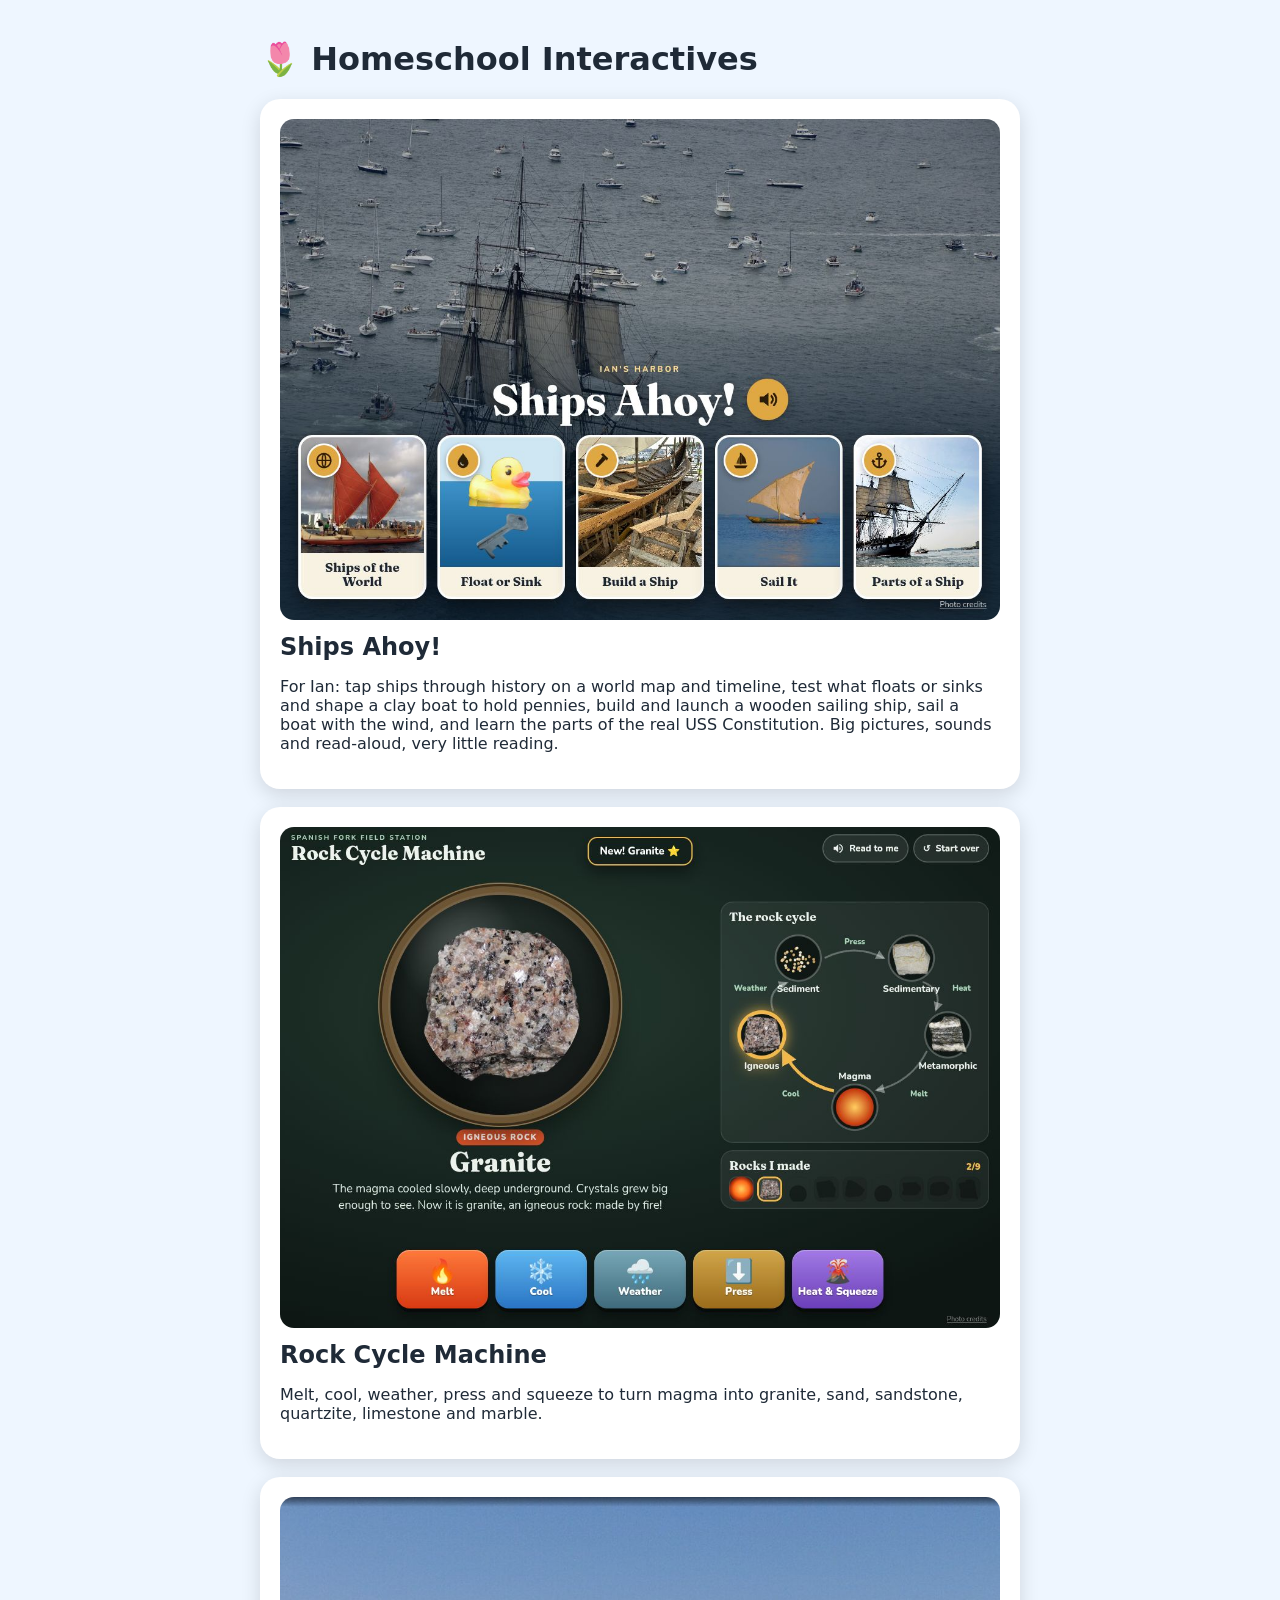
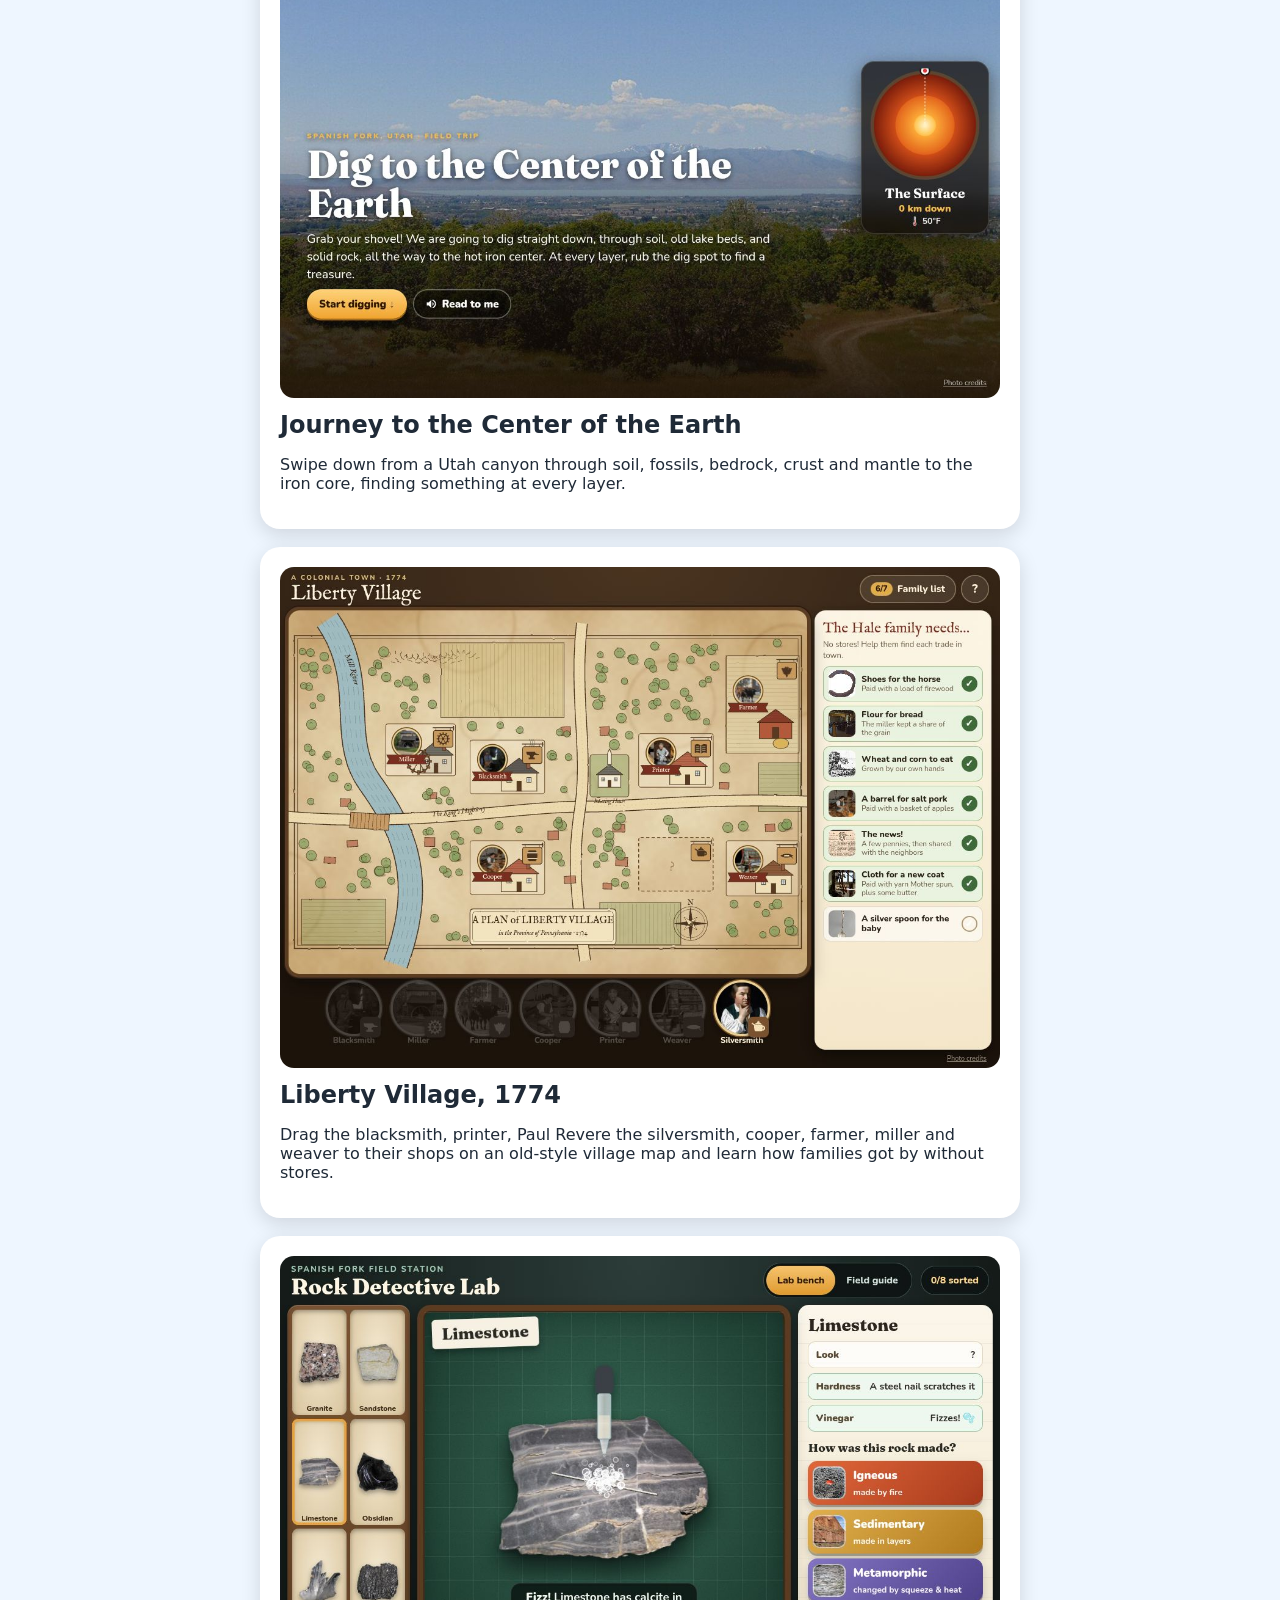
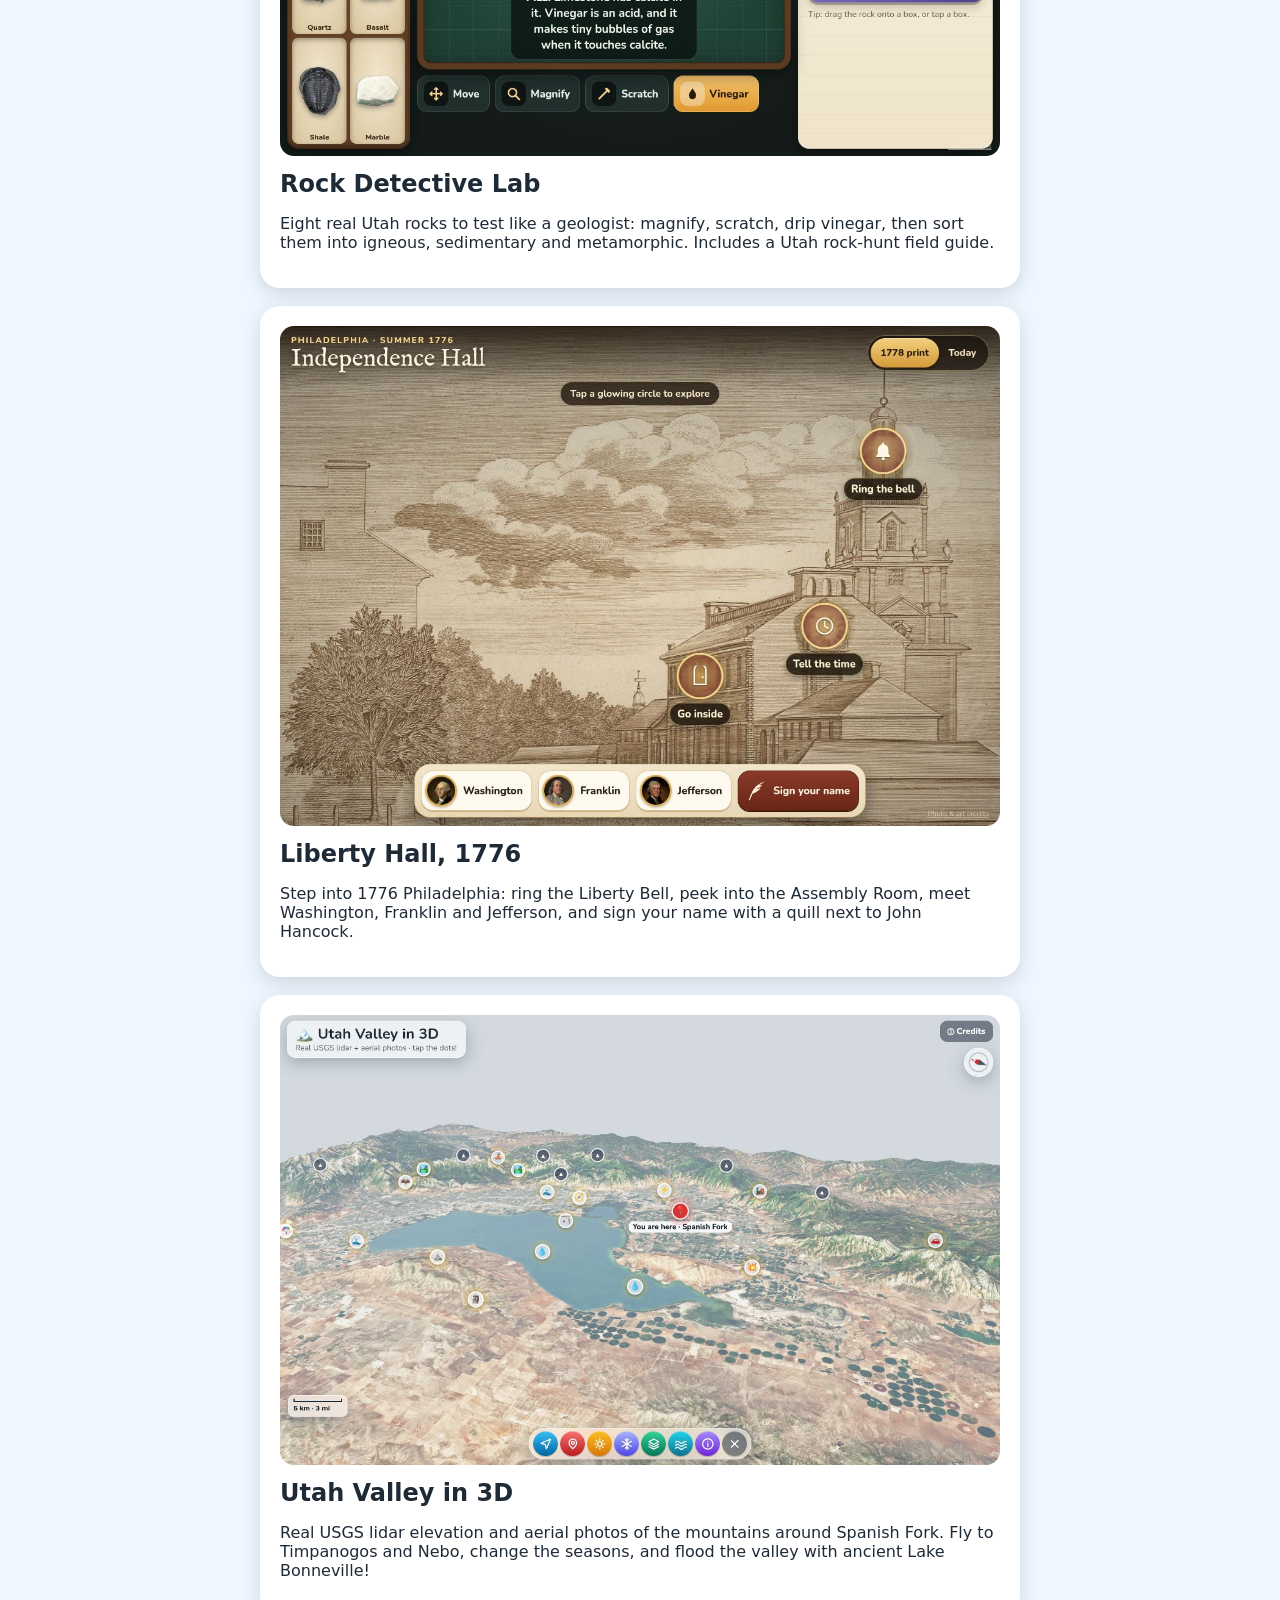
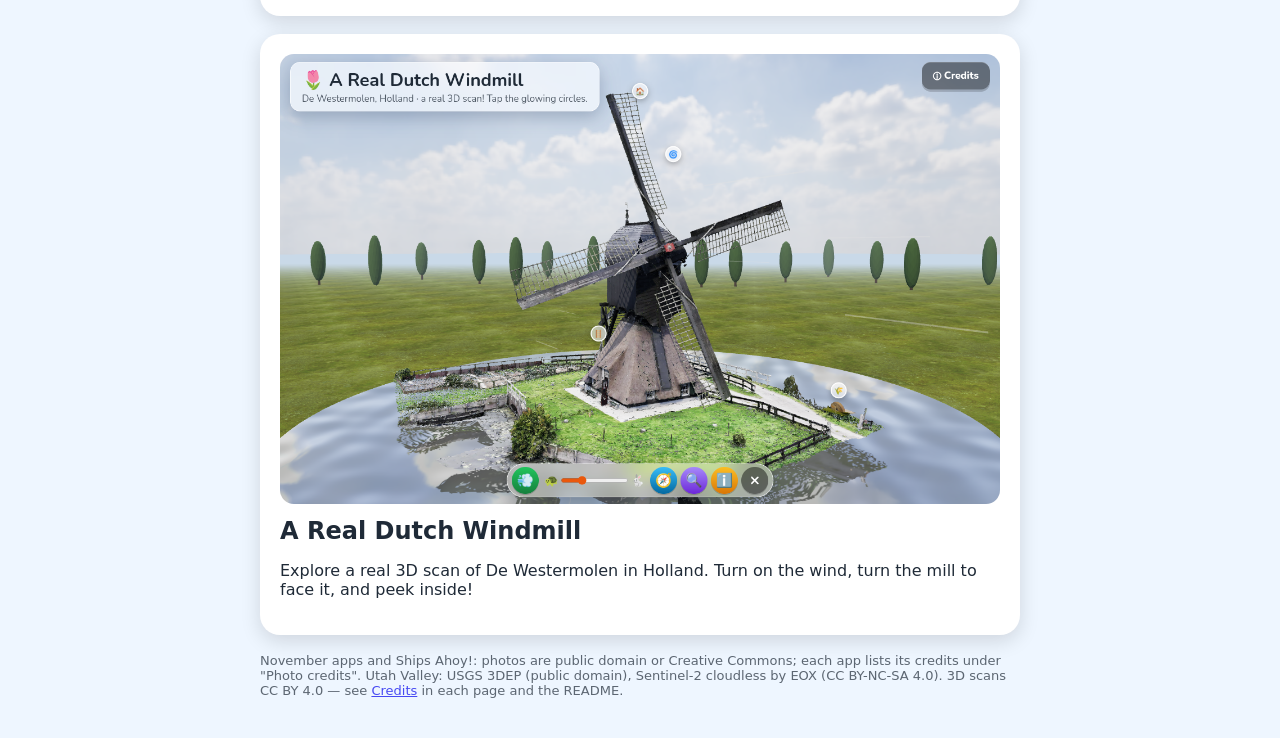
<file: index.html>
<!DOCTYPE html><html lang="en"><head><meta charset="utf-8"><meta name="viewport" content="width=device-width,initial-scale=1"><title>Homeschool Interactives</title>
<style>body{font-family:system-ui,sans-serif;max-width:760px;margin:40px auto;padding:0 20px;background:#eef6ff;color:#1f2a37}a.card{display:block;margin-bottom:18px;background:#fff;border-radius:20px;padding:20px;text-decoration:none;color:inherit;box-shadow:0 6px 20px #0002}img{width:100%;border-radius:14px}h2{margin:.4em 0}</style></head>
<body><h1>🌷 Homeschool Interactives</h1>
<a class="card" href="ships/"><img src="ships/screenshot.jpg" alt="Ships Ahoy!"><h2>Ships Ahoy!</h2><p>For Ian: tap ships through history on a world map and timeline, test what floats or sinks and shape a clay boat to hold pennies, build and launch a wooden sailing ship, sail a boat with the wind, and learn the parts of the real USS Constitution. Big pictures, sounds and read-aloud, very little reading.</p></a>
<a class="card" href="rock-cycle/"><img src="rock-cycle/screenshot.jpg" alt="Rock Cycle Machine"><h2>Rock Cycle Machine</h2><p>Melt, cool, weather, press and squeeze to turn magma into granite, sand, sandstone, quartzite, limestone and marble.</p></a>
<a class="card" href="earth-layers/"><img src="earth-layers/screenshot.jpg" alt="Journey to the Center of the Earth"><h2>Journey to the Center of the Earth</h2><p>Swipe down from a Utah canyon through soil, fossils, bedrock, crust and mantle to the iron core, finding something at every layer.</p></a>
<a class="card" href="colonial-town/"><img src="colonial-town/screenshot.jpg" alt="Liberty Village, 1774"><h2>Liberty Village, 1774</h2><p>Drag the blacksmith, printer, Paul Revere the silversmith, cooper, farmer, miller and weaver to their shops on an old-style village map and learn how families got by without stores.</p></a>
<a class="card" href="rock-lab/"><img src="rock-lab/screenshot.jpg" alt="Rock Detective Lab"><h2>Rock Detective Lab</h2><p>Eight real Utah rocks to test like a geologist: magnify, scratch, drip vinegar, then sort them into igneous, sedimentary and metamorphic. Includes a Utah rock-hunt field guide.</p></a>
<a class="card" href="liberty-hall/"><img src="liberty-hall/screenshot.jpg" alt="Liberty Hall, 1776"><h2>Liberty Hall, 1776</h2><p>Step into 1776 Philadelphia: ring the Liberty Bell, peek into the Assembly Room, meet Washington, Franklin and Jefferson, and sign your name with a quill next to John Hancock.</p></a>
<a class="card" href="utah-valley/" style="margin-bottom:18px"><img src="utah-valley/screenshot-overview.jpg" alt="3D map of Utah Valley"><h2>Utah Valley in 3D</h2><p>Real USGS lidar elevation and aerial photos of the mountains around Spanish Fork. Fly to Timpanogos and Nebo, change the seasons, and flood the valley with ancient Lake Bonneville!</p></a>
<a class="card" href="windmill/"><img src="windmill/screenshot-outside.png" alt="Dutch windmill"><h2>A Real Dutch Windmill</h2><p>Explore a real 3D scan of De Westermolen in Holland. Turn on the wind, turn the mill to face it, and peek inside!</p></a>
<p style="font-size:13px;opacity:.7">November apps and Ships Ahoy!: photos are public domain or Creative Commons; each app lists its credits under "Photo credits". Utah Valley: USGS 3DEP (public domain), Sentinel-2 cloudless by EOX (CC BY-NC-SA 4.0). 3D scans CC BY 4.0 — see <a href="windmill/">Credits</a> in each page and the README.</p></body></html>
</file>
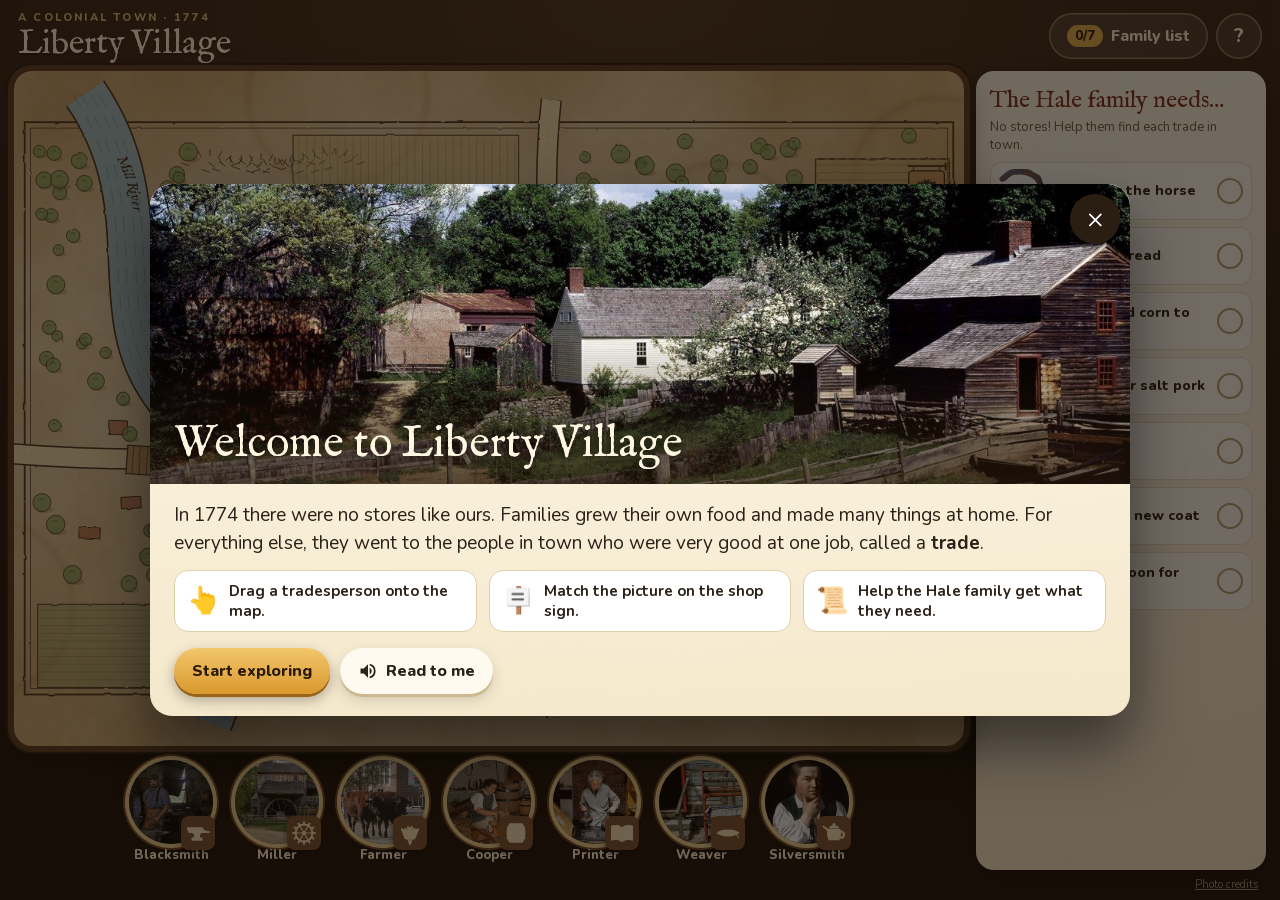
<file: colonial-town/index.html>
<!DOCTYPE html>
<html lang="en">
<head>
<meta charset="utf-8">
<meta name="viewport" content="width=device-width,initial-scale=1,viewport-fit=cover,user-scalable=no">
<meta name="apple-mobile-web-app-capable" content="yes">
<meta name="theme-color" content="#2a1d12">
<title>Liberty Village, 1774 · Colonial Trades</title>
<link rel="icon" href="data:image/svg+xml,%3Csvg xmlns=%22http://www.w3.org/2000/svg%22 viewBox=%220 0 100 100%22%3E%3Ctext y=%22.9em%22 font-size=%2290%22%3E%F0%9F%8F%98%EF%B8%8F%3C/text%3E%3C/svg%3E">
<link rel="stylesheet" href="style.css">
</head>
<body>
<div id="app">
  <header class="top">
    <div class="brand"><div class="kicker">A Colonial Town · 1774</div><h1>Liberty Village</h1></div>
    <div class="topbtns">
      <button class="pill ghost" id="needsBtn"><span class="needcount">0/7</span><span class="nl">Family list</span><span class="ns">📜</span></button>
      <button class="pill ghost" id="helpBtn" aria-label="How to play">?</button>
    </div>
  </header>
  <main class="main">
    <section class="board">
      <div class="mapwrap" id="mapwrap"><svg id="map" viewBox="0 0 1600 1000" preserveAspectRatio="xMidYMid meet" aria-label="Map of Liberty Village"></svg></div>
      <div class="tray" id="tray" aria-label="Tradespeople"></div>
    </section>
    <aside class="needs" id="needs">
      <h2>The Hale family needs…</h2>
      <p class="sub">No stores! Help them find each trade in town.</p>
      <ul id="needList"></ul>
    </aside>
  </main>
  <footer class="foot"><button id="creditsBtn">Photo credits</button></footer>
</div>
<div id="drag" aria-hidden="true"></div>
<div class="modal" id="modal" aria-hidden="true"><div class="card" id="card" role="dialog"></div></div>
<div class="toast" id="toast" role="status"></div>
<script src="credits.js"></script>
<script src="app.js"></script>
</body>
</html>
</file>
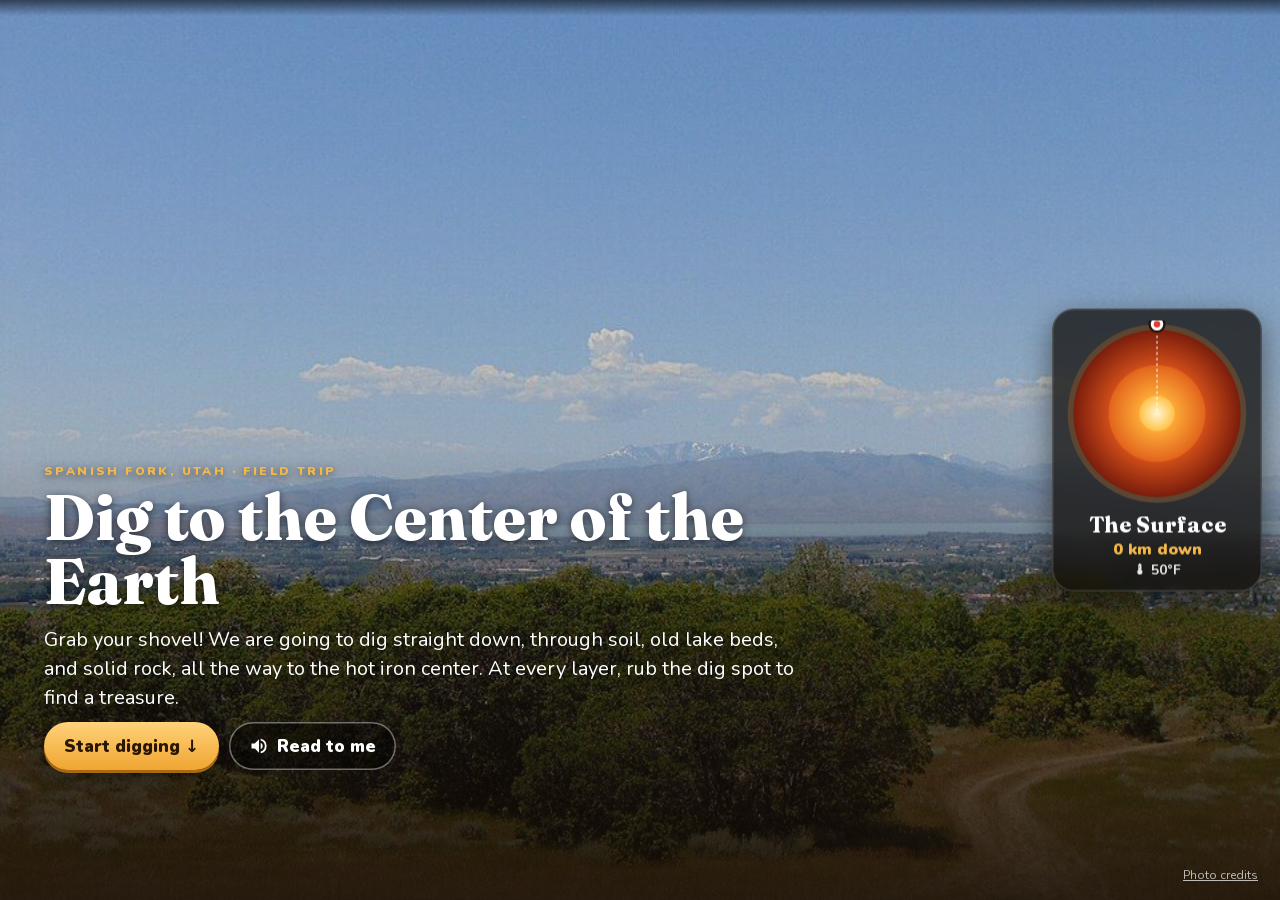
<file: earth-layers/index.html>
<!DOCTYPE html>
<html lang="en">
<head>
<meta charset="utf-8">
<meta name="viewport" content="width=device-width,initial-scale=1,viewport-fit=cover,user-scalable=no">
<meta name="apple-mobile-web-app-capable" content="yes">
<meta name="theme-color" content="#1b130d">
<title>Dig to the Center of the Earth</title>
<link rel="icon" href="data:image/svg+xml,%3Csvg xmlns=%22http://www.w3.org/2000/svg%22 viewBox=%220 0 100 100%22%3E%3Ctext y=%22.9em%22 font-size=%2290%22%3E%F0%9F%8C%8E%3C/text%3E%3C/svg%3E">
<link rel="stylesheet" href="style.css">
</head>
<body>
<div id="journey"></div>
<aside id="gauge" aria-live="polite">
  <svg id="globe" viewBox="0 0 200 200" aria-hidden="true"></svg>
  <div class="gtext"><div class="gname" id="gname">Surface</div><div class="gdepth" id="gdepth">0 km down</div><div class="gtemp" id="gtemp">🌡 50°F</div></div>
</aside>
<div class="toast" id="toast" role="status"></div>
<div class="modal" id="modal" aria-hidden="true"><div class="card" id="card"></div></div>
<script src="credits.js"></script>
<script src="app.js"></script>
</body>
</html>
</file>
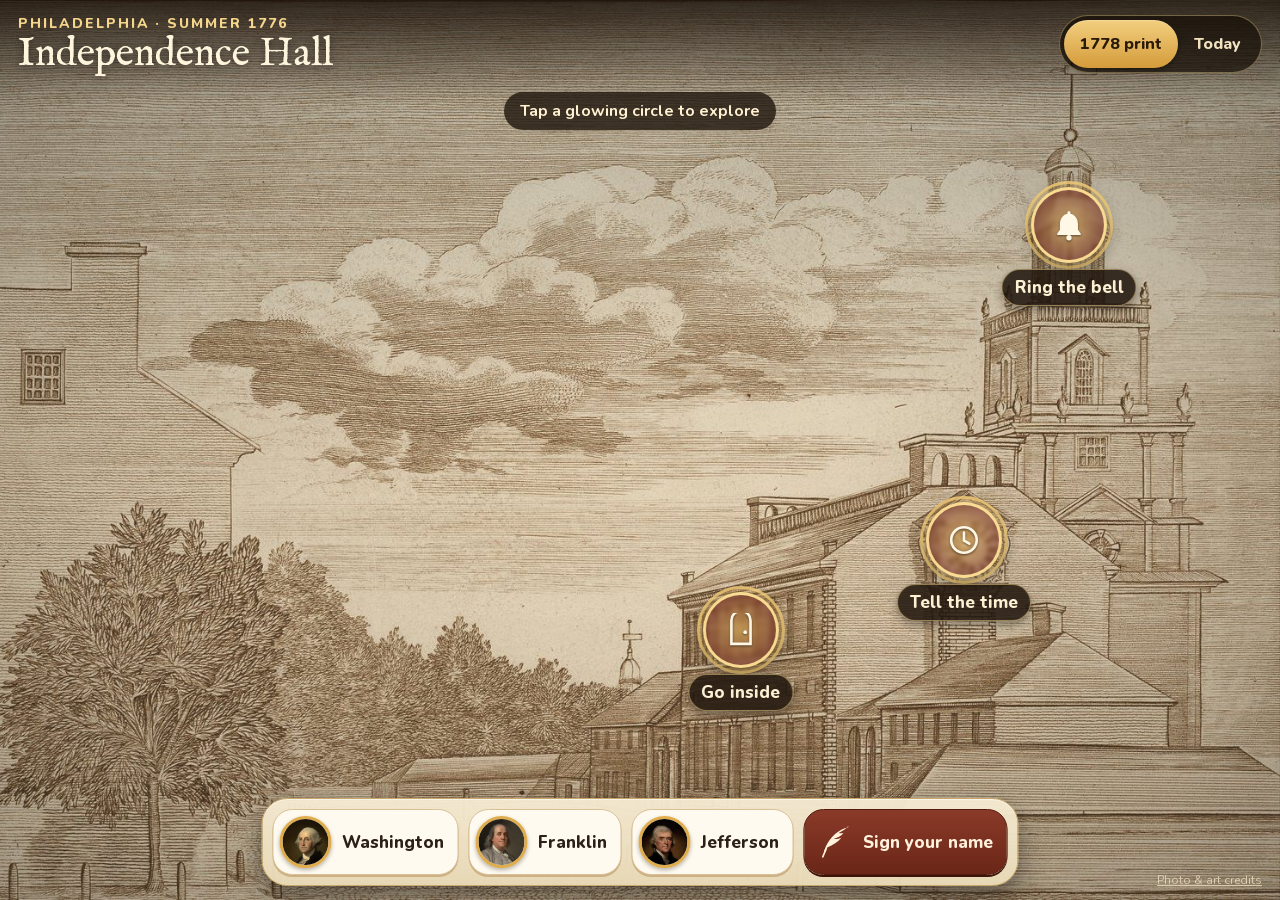
<file: liberty-hall/index.html>
<!DOCTYPE html>
<html lang="en">
<head>
<meta charset="utf-8">
<meta name="viewport" content="width=device-width,initial-scale=1,viewport-fit=cover,user-scalable=no">
<meta name="apple-mobile-web-app-capable" content="yes">
<meta name="theme-color" content="#2a1d12">
<title>Liberty Bell &amp; Independence Hall</title>
<link rel="icon" href="data:image/svg+xml,%3Csvg xmlns=%22http://www.w3.org/2000/svg%22 viewBox=%220 0 100 100%22%3E%3Ctext y=%22.9em%22 font-size=%2290%22%3E%F0%9F%94%94%3C/text%3E%3C/svg%3E">
<link rel="stylesheet" href="style.css">
</head>
<body>
<div id="app">
  <div id="viewport">
    <div id="stage">
      <img id="sceneImg" alt="Independence Hall" draggable="false">
      <div id="hotspots"></div>
    </div>
  </div>

  <header class="topbar">
    <div class="title">
      <span class="kicker">Philadelphia · Summer 1776</span>
      <h1>Independence Hall</h1>
    </div>
    <div class="seg" role="tablist">
      <button class="seg-btn on" data-view="1778">1778 print</button>
      <button class="seg-btn" data-view="today">Today</button>
    </div>
  </header>

  <div class="hint" id="hint">Tap a glowing circle to explore</div>

  <nav class="dock">
    <button class="dock-btn person" data-person="washington"><img src="assets/washington.jpg" alt=""><span>Washington</span></button>
    <button class="dock-btn person" data-person="franklin"><img src="assets/franklin.jpg" alt=""><span>Franklin</span></button>
    <button class="dock-btn person" data-person="jefferson"><img src="assets/jefferson.jpg" alt=""><span>Jefferson</span></button>
    <button class="dock-btn quill" id="dockSign"><svg viewBox="0 0 64 64" aria-hidden="true"><use href="#i-quill"/></svg><span>Sign your name</span></button>
  </nav>

  <button class="credits-link" id="creditsBtn">Photo &amp; art credits</button>

  <!-- overlay sheets -->
  <section class="sheet" id="sheet" aria-hidden="true">
    <button class="close" id="closeSheet" aria-label="Close">
      <svg viewBox="0 0 24 24"><path d="M6 6l12 12M18 6L6 18" stroke="currentColor" stroke-width="2.6" stroke-linecap="round"/></svg>
    </button>
    <button class="back" id="backSheet" aria-label="Back" hidden>
      <svg viewBox="0 0 24 24"><path d="M15 5l-7 7 7 7" fill="none" stroke="currentColor" stroke-width="2.6" stroke-linecap="round" stroke-linejoin="round"/></svg>
    </button>
    <div class="sheet-body" id="sheetBody"></div>
  </section>
  <div class="toast" id="toast"></div>
</div>

<svg width="0" height="0" style="position:absolute">
  <defs>
    <symbol id="i-quill" viewBox="0 0 64 64">
      <path d="M56 4C38 8 22 22 14 40l-4 10 3 1 4-9c10-4 20-10 26-18-5 2-10 3-14 2 8-2 14-6 18-11-3 1-6 1-9 0 7-3 13-7 18-13z" fill="currentColor"/>
      <path d="M8 60l6-14" stroke="currentColor" stroke-width="3" stroke-linecap="round"/>
    </symbol>
    <symbol id="i-bell" viewBox="0 0 64 64">
      <path d="M32 6c-2 0-3 1-3 3v2c-9 2-14 10-14 20v10l-5 7v3h44v-3l-5-7V31c0-10-5-18-14-20V9c0-2-1-3-3-3z" fill="currentColor"/><circle cx="32" cy="56" r="5" fill="currentColor"/>
    </symbol>
    <symbol id="i-door" viewBox="0 0 64 64">
      <path d="M14 58V14a18 18 0 0136 0v44z" fill="none" stroke="currentColor" stroke-width="5"/><circle cx="40" cy="36" r="3.5" fill="currentColor"/>
    </symbol>
    <symbol id="i-clock" viewBox="0 0 64 64">
      <circle cx="32" cy="32" r="24" fill="none" stroke="currentColor" stroke-width="5"/><path d="M32 18v15l10 6" fill="none" stroke="currentColor" stroke-width="5" stroke-linecap="round"/>
    </symbol>
    <symbol id="i-person" viewBox="0 0 64 64">
      <circle cx="32" cy="20" r="11" fill="currentColor"/><path d="M12 58c2-14 10-22 20-22s18 8 20 22z" fill="currentColor"/>
    </symbol>
    <symbol id="i-speak" viewBox="0 0 24 24">
      <path d="M4 9v6h4l5 4V5L8 9zM16 8.5a5 5 0 010 7M18.5 6a8.5 8.5 0 010 12" fill="none" stroke="currentColor" stroke-width="2" stroke-linecap="round" stroke-linejoin="round"/>
    </symbol>
  </defs>
</svg>
<script src="credits.js"></script>
<script src="app.js"></script>
</body>
</html>
</file>
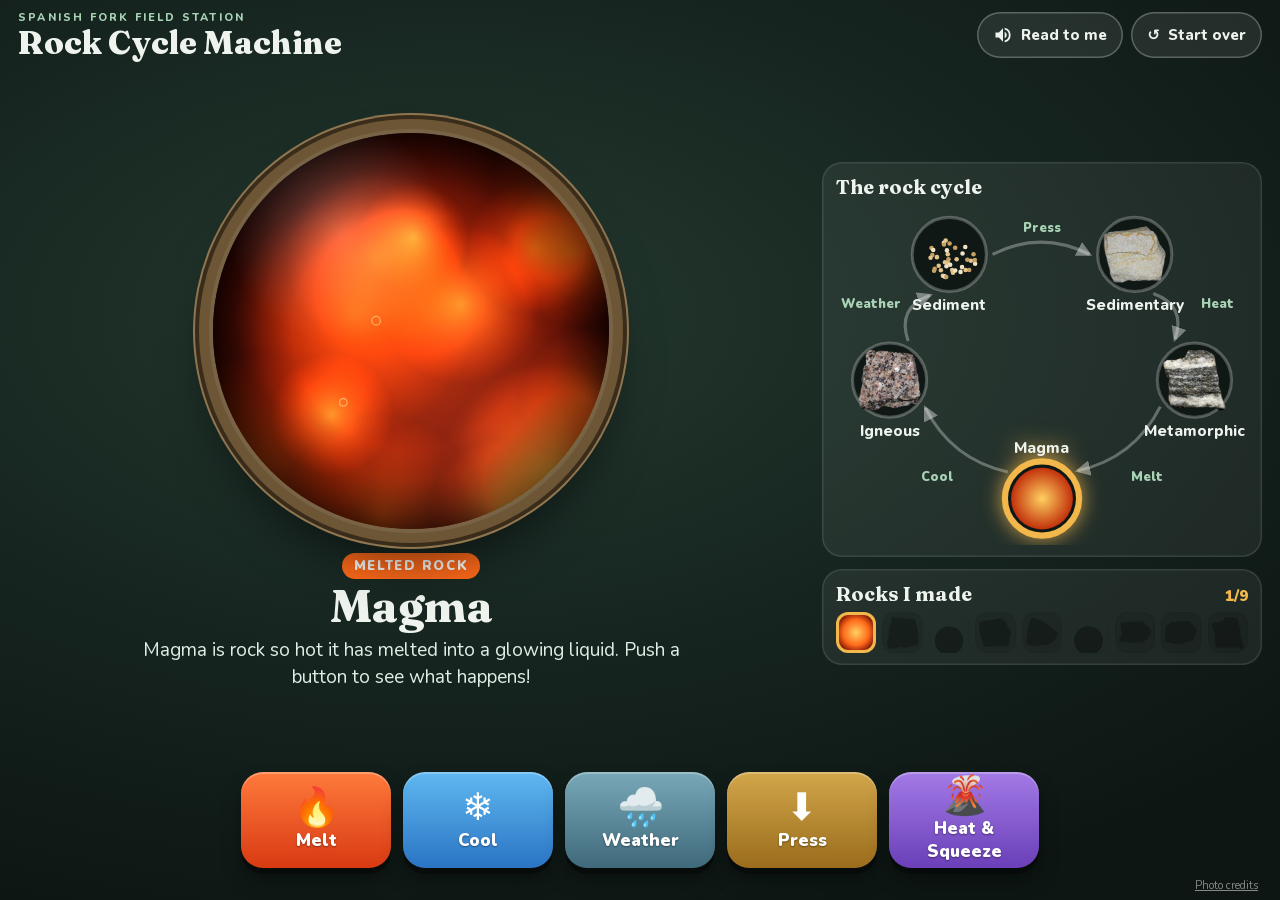
<file: rock-cycle/index.html>
<!DOCTYPE html>
<html lang="en">
<head>
<meta charset="utf-8">
<meta name="viewport" content="width=device-width,initial-scale=1,viewport-fit=cover,user-scalable=no">
<meta name="apple-mobile-web-app-capable" content="yes">
<meta name="theme-color" content="#14201c">
<title>Rock Cycle Machine</title>
<link rel="icon" href="data:image/svg+xml,%3Csvg xmlns=%22http://www.w3.org/2000/svg%22 viewBox=%220 0 100 100%22%3E%3Ctext y=%22.9em%22 font-size=%2290%22%3E%F0%9F%8C%8B%3C/text%3E%3C/svg%3E">
<link rel="stylesheet" href="style.css">
</head>
<body>
<div id="app">
  <header class="top">
    <div><div class="kicker">Spanish Fork Field Station</div><h1>Rock Cycle Machine</h1></div>
    <div class="topbtns"><button class="pill ghost" id="readBtn" aria-label="Read to me"><svg viewBox="0 0 24 24" fill="currentColor"><path d="M3 9v6h4l5 5V4L7 9H3zm13.5 3A4.5 4.5 0 0 0 14 8v8a4.5 4.5 0 0 0 2.5-4zM14 3.2v2.1a7 7 0 0 1 0 13.4v2.1A9 9 0 0 0 14 3.2z"/></svg><span>Read to me</span></button>
    <button class="pill ghost" id="resetBtn">↺ <span>Start over</span></button></div>
  </header>
  <main class="main">
    <section class="machine">
      <div class="chamber" id="chamber">
        <div class="glass"></div>
        <canvas id="matCv"></canvas>
        <img id="matImg" alt="" draggable="false">
        <div class="slab" id="slab"><span>TONS OF ROCK</span></div>
        <div class="squeeze l">➜</div><div class="squeeze r">➜</div>
        <canvas id="fxCv"></canvas>
        <div class="ring"></div>
      </div>
      <div class="plaque"><div class="fam" id="fam">Melted rock</div><div class="nm" id="nm">Magma</div></div>
      <p class="say" id="say">Magma is rock so hot it has melted into a glowing liquid. Push a button to see what happens!</p>
    </section>
    <section class="side">
      <div class="panel cyc"><h2>The rock cycle</h2><svg id="cycle" viewBox="0 0 400 330"></svg></div>
      <div class="panel col"><h2>Rocks I made <span id="count">1/9</span></h2><div class="slots" id="slots"></div></div>
    </section>
  </main>
  <nav class="controls" id="controls">
    <button class="ctl melt" data-a="melt"><i>🔥</i><b>Melt</b></button>
    <button class="ctl cool" data-a="cool"><i>❄️</i><b>Cool</b></button>
    <button class="ctl weather" data-a="weather"><i>🌧️</i><b>Weather</b></button>
    <button class="ctl press" data-a="press"><i>⬇️</i><b>Press</b></button>
    <button class="ctl heat" data-a="heat"><i>🌋</i><b>Heat &amp; Squeeze</b></button>
  </nav>
  <footer class="foot"><button id="creditsBtn">Photo credits</button></footer>
</div>
<div class="modal" id="modal" aria-hidden="true"><div class="card" id="card"></div></div>
<div class="toast" id="toast" role="status"></div>
<script src="credits.js"></script>
<script src="app.js"></script>
</body>
</html>
</file>
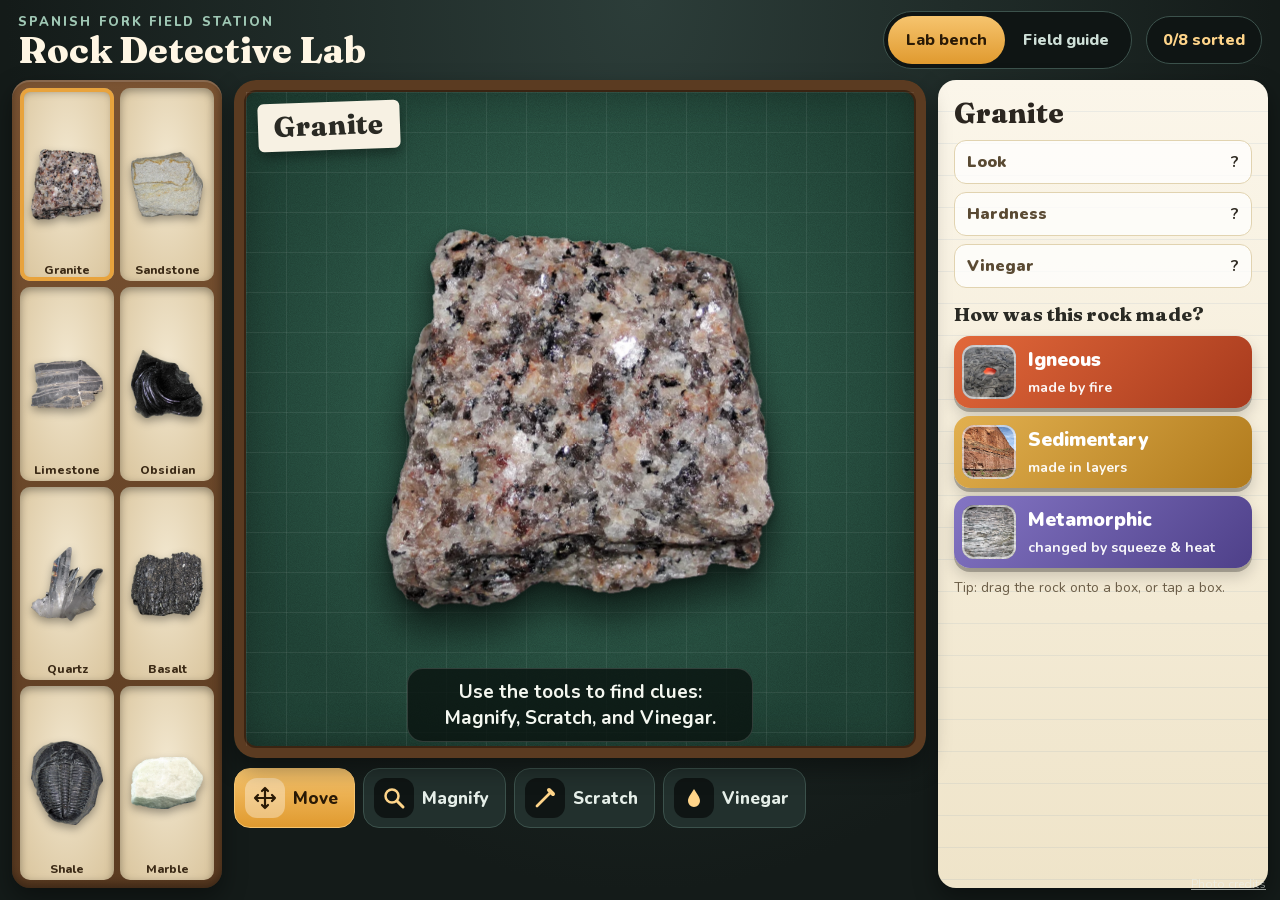
<file: rock-lab/index.html>
<!DOCTYPE html>
<html lang="en">
<head>
<meta charset="utf-8">
<meta name="viewport" content="width=device-width,initial-scale=1,viewport-fit=cover,user-scalable=no">
<meta name="apple-mobile-web-app-capable" content="yes">
<meta name="theme-color" content="#1d2a2a">
<title>Rock Detective Lab</title>
<link rel="icon" href="data:image/svg+xml,%3Csvg xmlns=%22http://www.w3.org/2000/svg%22 viewBox=%220 0 100 100%22%3E%3Ctext y=%22.9em%22 font-size=%2290%22%3E%F0%9F%AA%A8%3C/text%3E%3C/svg%3E">
<link rel="stylesheet" href="style.css">
</head>
<body>
<div id="app">
  <header class="topbar">
    <div class="brand"><span class="kicker">Spanish Fork Field Station</span><h1>Rock Detective Lab</h1></div>
    <div class="tabs"><button class="tab on" data-tab="lab">Lab bench</button><button class="tab" data-tab="guide">Field guide</button></div>
    <div class="score" id="score" title="Rocks sorted"><span id="scoreN">0</span>/8 sorted</div>
  </header>

  <main id="lab" class="view on">
    <aside class="drawer" id="drawer" aria-label="Specimen drawer"></aside>

    <section class="bench">
      <div class="mat" id="mat">
        <div class="mat-grid"></div>
        <div class="specimen" id="specimen"><img id="specImg" alt="" draggable="false"></div>
        <canvas id="fx"></canvas>
        <div class="loupe" id="loupe"><div class="loupe-glass" id="loupeGlass"></div><div class="loupe-handle"></div></div>
        <div class="dropper" id="dropper"><svg viewBox="0 0 60 160"><defs><linearGradient id="gl" x1="0" x2="1"><stop offset="0" stop-color="#dfe9ea" stop-opacity=".9"/><stop offset=".5" stop-color="#fff" stop-opacity=".6"/><stop offset="1" stop-color="#b8c8ca" stop-opacity=".9"/></linearGradient></defs><rect x="14" y="0" width="32" height="54" rx="14" fill="#3b3f46"/><rect x="18" y="50" width="24" height="80" rx="4" fill="url(#gl)" stroke="#8aa" stroke-width="1"/><rect x="20" y="88" width="20" height="40" fill="#f5efd6" opacity=".55"/><path d="M22 130h16l-5 26h-6z" fill="url(#gl)" stroke="#8aa"/></svg></div>
        <div class="mat-msg" id="matMsg">Pick a rock from the drawer</div>
        <div class="name-tag" id="nameTag"></div>
      </div>
      <div class="toolbar" id="toolbar">
        <button class="tool on" data-tool="look"><span class="ti"><svg viewBox="0 0 24 24"><path d="M12 2v20M2 12h20M12 2l-3 3M12 2l3 3M12 22l-3-3M12 22l3-3M2 12l3-3M2 12l3 3M22 12l-3-3M22 12l-3 3" fill="none" stroke="currentColor" stroke-width="2.2" stroke-linecap="round"/></svg></span><span>Move</span></button>
        <button class="tool" data-tool="magnify"><span class="ti"><svg viewBox="0 0 24 24"><circle cx="10" cy="10" r="6.5" fill="none" stroke="currentColor" stroke-width="2.5"/><path d="M15 15l6 6" stroke="currentColor" stroke-width="3" stroke-linecap="round"/></svg></span><span>Magnify</span></button>
        <button class="tool" data-tool="scratch"><span class="ti"><svg viewBox="0 0 24 24"><path d="M4 20L18 6" stroke="currentColor" stroke-width="2.8" stroke-linecap="round"/><path d="M16 4l4 4" stroke="currentColor" stroke-width="4" stroke-linecap="round"/></svg></span><span>Scratch</span></button>
        <button class="tool" data-tool="vinegar"><span class="ti"><svg viewBox="0 0 24 24"><path d="M12 3c3 5 6 8 6 12a6 6 0 01-12 0c0-4 3-7 6-12z" fill="currentColor"/></svg></span><span>Vinegar</span></button>
        <div class="scratchers" id="scratchers">
          <button class="sc on" data-h="2.5" data-n="fingernail">Fingernail</button>
          <button class="sc" data-h="3.5" data-n="copper penny">Penny</button>
          <button class="sc" data-h="5.5" data-n="steel nail">Steel nail</button>
        </div>
      </div>
    </section>

    <aside class="notebook paper" id="notebook">
      <h2 id="nbTitle">Detective notebook</h2>
      <div class="clues" id="clues">
        <div class="clue" id="cLook"><b>Look</b><span>?</span></div>
        <div class="clue" id="cScratch"><b>Hardness</b><span>?</span></div>
        <div class="clue" id="cFizz"><b>Vinegar</b><span>?</span></div>
      </div>
      <div class="sort-q">How was this rock made?</div>
      <div class="bins" id="bins">
        <button class="bin igneous" data-type="igneous"><i></i><b>Igneous</b><small>made by fire</small></button>
        <button class="bin sedimentary" data-type="sedimentary"><i></i><b>Sedimentary</b><small>made in layers</small></button>
        <button class="bin metamorphic" data-type="metamorphic"><i></i><b>Metamorphic</b><small>changed by squeeze &amp; heat</small></button>
      </div>
      <p class="tip" id="tip">Tip: drag the rock onto a box, or tap a box.</p>
    </aside>
  </main>

  <main id="guide" class="view" aria-label="Field guide">
    <div class="guide-head"><h2>Utah Rock Hunt</h2><p>Take this on a walk, a canyon hike, or to the creek. Tap <b>I found one!</b> when you spot a rock in real life.</p><div class="found-count" id="foundCount"></div></div>
    <div class="guide-grid" id="guideGrid"></div>
  </main>

  <section class="modal" id="modal" aria-hidden="true"><div class="modal-card paper" id="modalCard"></div></section>
  <div class="toast" id="toast"></div>
  <button class="credits-link" id="creditsBtn">Photo credits</button>
</div>
<script src="credits.js"></script>
<script src="app.js"></script>
</body>
</html>
</file>
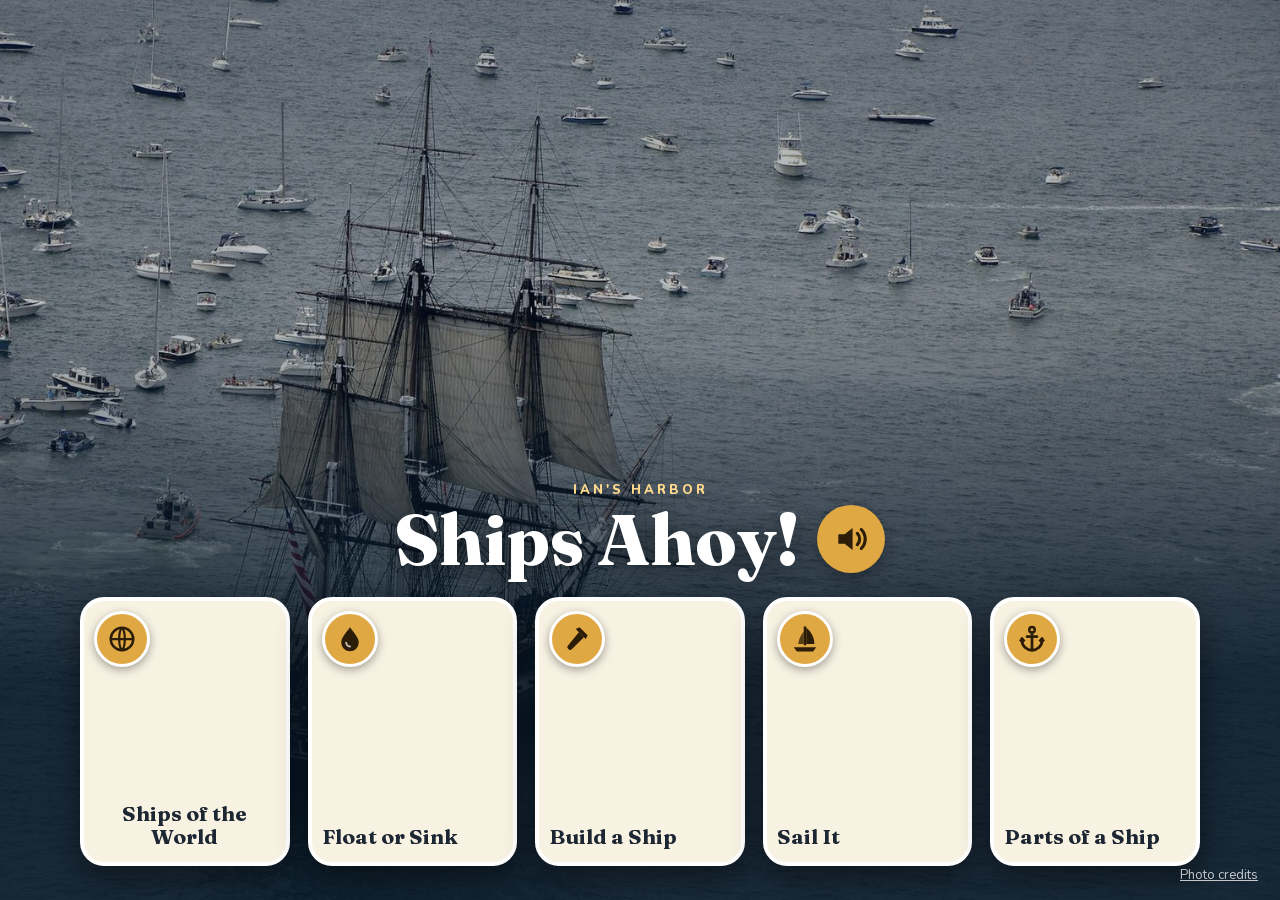
<file: ships/index.html>
<!DOCTYPE html>
<html lang="en">
<head>
<meta charset="utf-8">
<meta name="viewport" content="width=device-width,initial-scale=1,viewport-fit=cover,user-scalable=no">
<meta name="apple-mobile-web-app-capable" content="yes">
<meta name="theme-color" content="#0b2236">
<title>Ships Ahoy!</title>
<link rel="icon" href="data:image/svg+xml,%3Csvg xmlns=%22http://www.w3.org/2000/svg%22 viewBox=%220 0 100 100%22%3E%3Ctext y=%22.9em%22 font-size=%2290%22%3E%E2%9B%B5%3C/text%3E%3C/svg%3E">
<link rel="preload" href="assets/fonts/Fraunces.woff2" as="font" type="font/woff2" crossorigin>
<link rel="stylesheet" href="style.css">
</head>
<body>
<svg width="0" height="0" style="position:absolute" aria-hidden="true">
 <defs>
  <symbol id="i-speak" viewBox="0 0 24 24"><path d="M4 9h4l5-4v14l-5-4H4z" fill="currentColor"/><path d="M16 8.5a5 5 0 010 7M18.5 6a8.5 8.5 0 010 12" fill="none" stroke="currentColor" stroke-width="2" stroke-linecap="round"/></symbol>
  <symbol id="i-home" viewBox="0 0 24 24"><path d="M3 11.5L12 4l9 7.5" fill="none" stroke="currentColor" stroke-width="2.4" stroke-linecap="round" stroke-linejoin="round"/><path d="M5.5 10v9.5h5v-6h3v6h5V10" fill="currentColor"/></symbol>
  <symbol id="i-left" viewBox="0 0 24 24"><path d="M15 4l-8 8 8 8" fill="none" stroke="currentColor" stroke-width="3" stroke-linecap="round" stroke-linejoin="round"/></symbol>
  <symbol id="i-right" viewBox="0 0 24 24"><path d="M9 4l8 8-8 8" fill="none" stroke="currentColor" stroke-width="3" stroke-linecap="round" stroke-linejoin="round"/></symbol>
  <symbol id="i-close" viewBox="0 0 24 24"><path d="M6 6l12 12M18 6L6 18" stroke="currentColor" stroke-width="3" stroke-linecap="round"/></symbol>
  <symbol id="i-globe" viewBox="0 0 24 24"><circle cx="12" cy="12" r="9" fill="none" stroke="currentColor" stroke-width="2"/><path d="M3 12h18M12 3c3 3 3 15 0 18M12 3c-3 3-3 15 0 18" fill="none" stroke="currentColor" stroke-width="1.8"/></symbol>
  <symbol id="i-drop" viewBox="0 0 24 24"><path d="M12 2.5c3.5 5 7 8.4 7 12.3a7 7 0 01-14 0c0-3.9 3.5-7.3 7-12.3z" fill="currentColor"/><path d="M9 15a3 3 0 003 3" stroke="#fff" stroke-width="1.6" fill="none" stroke-linecap="round" opacity=".7"/></symbol>
  <symbol id="i-hammer" viewBox="0 0 24 24"><path d="M13.5 6.5l4 4L8 20a2.1 2.1 0 01-3-3z" fill="currentColor"/><path d="M11 4l3-1.5 6.5 6.5L19 12l-1.5-1.5-4-4z" fill="currentColor"/></symbol>
  <symbol id="i-sail" viewBox="0 0 24 24"><path d="M12 2v15" stroke="currentColor" stroke-width="2"/><path d="M13 3c4 3 6.5 8 6.5 13H13z" fill="currentColor"/><path d="M11 6c-2.5 3-4 6.5-4.5 10H11z" fill="currentColor" opacity=".75"/><path d="M3 18.5h18l-2.5 3.5h-13z" fill="currentColor"/></symbol>
  <symbol id="i-anchor" viewBox="0 0 24 24"><circle cx="12" cy="4.5" r="2.2" fill="none" stroke="currentColor" stroke-width="2"/><path d="M12 6.7V21M8 10h8M4 13c0 5 4 8 8 8s8-3 8-8" fill="none" stroke="currentColor" stroke-width="2.2" stroke-linecap="round"/><path d="M2.5 14l1.5-2.5 2 2.5M21.5 14L20 11.5 18 14" fill="none" stroke="currentColor" stroke-width="2" stroke-linejoin="round"/></symbol>
  <symbol id="i-float" viewBox="0 0 48 48"><path d="M2 26c5 0 5-3 10-3s5 3 10 3 5-3 10-3 5 3 10 3 4-2 4-2v22H2z" fill="#2f7fc1"/><rect x="15" y="9" width="18" height="16" rx="4" fill="#f2c94c" stroke="#8a6d1a" stroke-width="1.5"/><path d="M24 2v5M20 4l4-3 4 3" stroke="#fff" stroke-width="3" fill="none" stroke-linecap="round" stroke-linejoin="round"/></symbol>
  <symbol id="i-sink" viewBox="0 0 48 48"><path d="M2 12c5 0 5-3 10-3s5 3 10 3 5-3 10-3 5 3 10 3 4-2 4-2v36H2z" fill="#2f7fc1"/><rect x="16" y="32" width="16" height="12" rx="3" fill="#8b8f96" stroke="#3d4148" stroke-width="1.5"/><path d="M24 15v11M19 22l5 5 5-5" stroke="#fff" stroke-width="3" fill="none" stroke-linecap="round" stroke-linejoin="round"/></symbol>
  <symbol id="i-sound" viewBox="0 0 24 24"><path d="M3 14c2-6 4-6 6 0s4 6 6 0 4-6 6 0" fill="none" stroke="currentColor" stroke-width="2.4" stroke-linecap="round"/></symbol>
  <symbol id="i-star" viewBox="0 0 24 24"><path d="M12 2.5l2.9 6 6.6.8-4.9 4.6 1.3 6.6L12 17.3l-5.9 3.2 1.3-6.6L2.5 9.3l6.6-.8z" fill="currentColor"/></symbol>
  <symbol id="i-reset" viewBox="0 0 24 24"><path d="M4 12a8 8 0 108-8H8" fill="none" stroke="currentColor" stroke-width="2.6" stroke-linecap="round"/><path d="M9 1L5.5 4 9 7" fill="none" stroke="currentColor" stroke-width="2.6" stroke-linecap="round" stroke-linejoin="round"/></symbol>
  <symbol id="i-q" viewBox="0 0 24 24"><circle cx="11" cy="11" r="6.5" fill="none" stroke="currentColor" stroke-width="2.5"/><path d="M16 16l5 5" stroke="currentColor" stroke-width="3" stroke-linecap="round"/></symbol>
  <symbol id="i-horn" viewBox="0 0 24 24"><path d="M3 9h3l10-5v16L6 15H3z" fill="currentColor"/><path d="M6 15l1.5 5h3L9 15.6" fill="currentColor"/><path d="M19 8l2-1.5M19.5 12H22M19 16l2 1.5" stroke="currentColor" stroke-width="2" stroke-linecap="round"/></symbol>
  <symbol id="i-penny" viewBox="0 0 24 24"><circle cx="12" cy="12" r="9" fill="#b8673a" stroke="#7a3f1f" stroke-width="1.5"/><circle cx="12" cy="12" r="6.5" fill="none" stroke="#e7a678" stroke-width="1" opacity=".8"/></symbol>
  <symbol id="i-clay-ball" viewBox="0 0 48 48"><circle cx="24" cy="26" r="15" fill="#4aa07a"/><circle cx="19" cy="21" r="5" fill="#fff" opacity=".25"/></symbol>
  <symbol id="i-clay-flat" viewBox="0 0 48 48"><ellipse cx="24" cy="30" rx="20" ry="6" fill="#4aa07a"/><ellipse cx="20" cy="28" rx="8" ry="2" fill="#fff" opacity=".25"/></symbol>
  <symbol id="i-clay-bowl" viewBox="0 0 48 48"><path d="M6 20h36c0 12-8 18-18 18S6 32 6 20z" fill="#4aa07a"/><path d="M10 20h28c0 8-6 12-14 12s-14-4-14-12z" fill="#2f7656"/></symbol>
  <symbol id="i-clay-boat" viewBox="0 0 48 48"><path d="M2 18h44l-7 18H9z" fill="#4aa07a"/><path d="M7 18h34l-5 13H12z" fill="#2f7656"/></symbol>
  <symbol id="i-wind" viewBox="0 0 24 24"><path d="M3 8h11a3 3 0 10-3-3M3 12h16a3 3 0 11-3 3M3 16h8" fill="none" stroke="currentColor" stroke-width="2.2" stroke-linecap="round"/></symbol>
  <symbol id="i-hand" viewBox="0 0 24 24"><path d="M9 11V4.5a1.5 1.5 0 013 0V10V3.5a1.5 1.5 0 013 0V10V5a1.5 1.5 0 013 0v8c0 4.5-2.5 8-7 8-3 0-4.5-1.5-6-4l-2.7-4.6a1.5 1.5 0 012.6-1.5L9 13z" fill="currentColor"/></symbol>
 </defs>
</svg>
<div id="app">
  <header class="topbar" id="topbar">
    <button class="tb-btn home" id="homeBtn" aria-label="Home"><svg><use href="#i-home"/></svg></button>
    <div class="tb-title"><svg class="tb-ico" id="tbIco"><use href="#i-anchor"/></svg><span id="tbTitle">Ships Ahoy!</span></div>
    <div class="tb-extra" id="tbExtra"></div>
    <button class="tb-btn speak" id="helpBtn" aria-label="Read aloud"><svg><use href="#i-speak"/></svg></button>
  </header>

  <!-- HOME -->
  <main class="view on" id="v-home">
    <div class="hero" style="background-image:url(assets/hero.jpg)"></div>
    <div class="home-inner">
      <div class="home-head">
        <div class="kicker">Ian's harbor</div>
        <h1>Ships Ahoy!</h1>
        <button class="big-speak" id="homeSpeak" aria-label="Read aloud"><svg><use href="#i-speak"/></svg></button>
      </div>
      <div class="tiles">
        <button class="tile" data-go="world" data-say="Ships of the world"><span class="tile-img" style="background-image:url(assets/th-hokulea.jpg)"></span><span class="tile-badge"><svg><use href="#i-globe"/></svg></span><b>Ships of the World</b></button>
        <button class="tile" data-go="float" data-say="Float or sink"><span class="tile-img water-tile"><img src="assets/obj-duck.webp" alt=""><img class="sunk" src="assets/obj-key.webp" alt=""></span><span class="tile-badge"><svg><use href="#i-drop"/></svg></span><b>Float or Sink</b></button>
        <button class="tile" data-go="build" data-say="Build a ship"><span class="tile-img" style="background-image:url(assets/real-ribs.jpg)"></span><span class="tile-badge"><svg><use href="#i-hammer"/></svg></span><b>Build a Ship</b></button>
        <button class="tile" data-go="sail" data-say="Sail it"><span class="tile-img" style="background-image:url(assets/go-sail.jpg)"></span><span class="tile-badge"><svg><use href="#i-sail"/></svg></span><b>Sail It</b></button>
        <button class="tile" data-go="parts" data-say="Parts of a ship"><span class="tile-img" style="background-image:url(assets/constitution.jpg);background-position:30% 60%"></span><span class="tile-badge"><svg><use href="#i-anchor"/></svg></span><b>Parts of a Ship</b></button>
      </div>
      <button class="credits-link" id="creditsBtn">Photo credits</button>
    </div>
  </main>

  <!-- WORLD -->
  <main class="view" id="v-world">
    <div class="map-wrap" id="mapWrap"><div class="map" id="map"><img src="assets/world.jpg" alt="World map" draggable="false"><svg class="map-lines" id="mapLines" viewBox="0 0 1000 500" preserveAspectRatio="none"></svg></div></div>
    <div class="timeline" id="timeline"><div class="tl-track" id="tlTrack"></div></div>
  </main>

  <!-- FLOAT -->
  <main class="view" id="v-float">
    <section class="tank-wrap"><canvas id="tank"></canvas>
      <div class="guess" id="guess"><button class="guess-btn" data-g="float" aria-label="Float"><svg><use href="#i-float"/></svg></button><button class="guess-btn" data-g="sink" aria-label="Sink"><svg><use href="#i-sink"/></svg></button></div>
      <div class="bubble-msg" id="floatMsg"></div>
    </section>
    <aside class="float-side">
      <div class="mode-sw" id="floatMode"><button class="on" data-m="objects"><img src="assets/obj-apple.webp" alt="Things"></button><button data-m="clay"><svg><use href="#i-clay-boat"/></svg></button></div>
      <div id="fsObjects" class="fs-pane on">
        <div class="tray" id="tray"></div>
        <div class="results"><div class="res" id="resFloat"><svg><use href="#i-float"/></svg><div class="res-items"></div></div><div class="res" id="resSink"><svg><use href="#i-sink"/></svg><div class="res-items"></div></div></div>
        <button class="round-btn" id="emptyTank" aria-label="Empty the tank"><svg><use href="#i-reset"/></svg></button>
      </div>
      <div id="fsClay" class="fs-pane">
        <div class="shapes" id="shapes"><button data-s="0" class="on"><svg><use href="#i-clay-ball"/></svg></button><button data-s="1"><svg><use href="#i-clay-flat"/></svg></button><button data-s="2"><svg><use href="#i-clay-bowl"/></svg></button><button data-s="3"><svg><use href="#i-clay-boat"/></svg></button></div>
        <div class="cargo-row"><button class="cargo-btn" id="addPenny" aria-label="Add a penny"><img src="assets/obj-penny.webp" alt=""><span>+1</span></button><div class="cargo-count" id="pennyCount"><img src="assets/obj-penny.webp" alt=""><b id="pennyN">0</b></div></div>
        <div class="best" id="bestRow"><svg><use href="#i-star"/></svg><b id="bestN">0</b></div>
        <button class="round-btn" id="clayReset" aria-label="Start over"><svg><use href="#i-reset"/></svg></button>
      </div>
    </aside>
  </main>

  <!-- BUILD -->
  <main class="view" id="v-build">
    <section class="yard" id="yard"></section>
    <aside class="parts-tray" id="partsTray"></aside>
    <div class="photo-pop" id="photoPop"><img alt=""><button class="mini-speak" aria-label="Read aloud"><svg><use href="#i-speak"/></svg></button></div>
  </main>

  <!-- SAIL -->
  <main class="view" id="v-sail">
    <div class="sail-modes mode-sw" id="sailMode"><button class="on" data-m="game"><svg><use href="#i-sail"/></svg></button><button data-m="power"><svg><use href="#i-sound"/></svg></button></div>
    <section class="sea-wrap" id="seaWrap"><canvas id="sea"></canvas>
      <div class="compass" id="compass"><div class="compass-ring"><span>N</span></div><div class="wind-arrow" id="windArrow"><svg viewBox="0 0 40 120"><path d="M20 4v92" stroke="#fff" stroke-width="7" stroke-linecap="round"/><path d="M6 84l14 30 14-30z" fill="#fff"/><circle cx="20" cy="8" r="7" fill="#9fd4ff"/></svg></div><svg class="compass-wind"><use href="#i-wind"/></svg></div>
      <div class="helm">
        <button class="steer" id="steerL" aria-label="Turn left"><svg><use href="#i-left"/></svg></button>
        <div class="wheel" id="wheel"><svg viewBox="0 0 120 120"><g id="wheelG"><circle cx="60" cy="60" r="38" fill="none" stroke="#7a4a22" stroke-width="10"/><circle cx="60" cy="60" r="38" fill="none" stroke="#b07a44" stroke-width="4"/><g stroke="#8c5a2b" stroke-width="7" stroke-linecap="round"><path d="M60 6v108M6 60h108M22 22l76 76M98 22L22 98"/></g><circle cx="60" cy="60" r="12" fill="#c8a050" stroke="#7a4a22" stroke-width="4"/></g></svg></div>
        <button class="steer" id="steerR" aria-label="Turn right"><svg><use href="#i-right"/></svg></button>
      </div>
      <div class="rope" id="rope"><div class="rope-label in"><svg viewBox="0 0 40 40"><path d="M6 34L20 6l14 28" fill="none" stroke="#fff" stroke-width="4" stroke-linejoin="round"/></svg></div><div class="rope-track" id="ropeTrack"><div class="rope-knob" id="ropeKnob"></div></div><div class="rope-label out"><svg viewBox="0 0 40 40"><path d="M4 34C10 10 30 10 36 34" fill="#fff"/></svg></div></div>
      <div class="sail-hint" id="sailHint"></div>
      <div class="buoy-count" id="buoyCount"></div>
    </section>
    <section class="power" id="power"></section>
  </main>

  <!-- PARTS -->
  <main class="view" id="v-parts">
    <section class="ship-photo" id="shipPhoto"><div class="sp-inner" id="spInner"><img src="assets/constitution.jpg" alt="USS Constitution" draggable="false"></div></section>
    <aside class="parts-side">
      <div class="mode-sw" id="partsMode"><button class="on" data-m="learn"><svg><use href="#i-hand"/></svg></button><button data-m="quiz"><svg><use href="#i-q"/></svg></button></div>
      <div class="quiz-box" id="quizBox"><button class="big-speak" id="quizSay" aria-label="Hear again"><svg><use href="#i-speak"/></svg></button><div class="stars" id="quizStars"></div></div>
      <div class="ps-card" id="portStar">
        <svg viewBox="0 0 220 260" class="topship"><defs><linearGradient id="deckG" x1="0" x2="1"><stop offset="0" stop-color="#a8743f"/><stop offset=".5" stop-color="#d1a26a"/><stop offset="1" stop-color="#a8743f"/></linearGradient></defs>
          <path d="M110 14C150 60 160 120 158 200c-1 22-14 40-48 40s-47-18-48-40C60 120 70 60 110 14z" fill="#3b2a1d"/><path d="M110 26c32 42 40 98 39 172-1 18-11 32-39 32s-38-14-39-32c-1-74 7-130 39-172z" fill="url(#deckG)"/>
          <g stroke="#8a5d30" stroke-width="1.2" opacity=".6"><path d="M90 70v150M100 50v176M110 30v200M120 50v176M130 70v150"/></g><circle cx="110" cy="100" r="6" fill="#5a3a1c"/><circle cx="110" cy="160" r="6" fill="#5a3a1c"/>
          <path d="M110 4l-10 14h20z" fill="#fff" opacity=".8"/>
          <g class="side port" data-side="port"><rect x="0" y="40" width="80" height="200" fill="transparent"/><circle cx="58" cy="120" r="14" fill="#e63b3b" class="lamp"/></g>
          <g class="side starboard" data-side="starboard"><rect x="140" y="40" width="80" height="200" fill="transparent"/><circle cx="162" cy="120" r="14" fill="#2ecc71" class="lamp"/></g>
        </svg>
      </div>
      <div class="fx-btns"><button class="fx-btn" id="anchorBtn" aria-label="Drop the anchor"><svg><use href="#i-anchor"/></svg></button><button class="fx-btn" id="hornBtn" aria-label="Ship horn"><svg><use href="#i-horn"/></svg></button></div>
    </aside>
    <div class="anchor-drop" id="anchorDrop"><div class="chain"></div><svg viewBox="0 0 24 24"><use href="#i-anchor"/></svg></div>
  </main>

  <section class="modal" id="modal" aria-hidden="true"><div class="modal-card" id="modalCard"></div></section>
  <div class="toast" id="toast"></div>
  <div class="confetti" id="confetti"></div>
</div>
<script src="credits.js"></script>
<script src="data.js"></script>
<script src="core.js"></script>
<script src="world.js"></script>
<script src="float.js"></script>
<script src="build.js"></script>
<script src="sail.js"></script>
<script src="parts.js"></script>
</body>
</html>
</file>
<file: colonial-town/style.css>
@font-face{font-family:'IM Fell';src:url(assets/fonts/IMFell.woff2) format('woff2');font-display:swap}
@font-face{font-family:'IM Fell';font-style:italic;src:url(assets/fonts/IMFell-italic.woff2) format('woff2');font-display:swap}
@font-face{font-family:'Nunito';src:url(assets/fonts/Nunito.woff2) format('woff2');font-weight:400 900;font-display:swap}
:root{--walnut:#2a1d12;--walnut2:#3b2919;--parch:#f5ead2;--parch2:#eadbb8;--gold:#e0ad4c;--gold2:#f6d68c;--ox:#7a2e1f;--ink:#2b2118;--muted:#6d5a44;--green:#3f6b3a;
  --serif:'IM Fell',Georgia,serif;--sans:'Nunito',system-ui,-apple-system,sans-serif}
*{box-sizing:border-box;-webkit-tap-highlight-color:transparent}
html,body{margin:0;height:100%;overflow:hidden;background:var(--walnut);color:var(--parch);font-family:var(--sans);
  -webkit-user-select:none;user-select:none;-webkit-touch-callout:none;overscroll-behavior:none}
button{font:inherit;color:inherit;border:0;background:none;cursor:pointer;touch-action:manipulation}
#app{height:100%;display:flex;flex-direction:column;padding:env(safe-area-inset-top) env(safe-area-inset-right) 0 env(safe-area-inset-left);
  background:radial-gradient(120% 90% at 50% 0%,#4a3420 0%,#2a1d12 60%,#1c130b 100%)}
.top{display:flex;align-items:center;gap:12px;padding:10px 18px 6px}
.kicker{font-size:11px;letter-spacing:.2em;text-transform:uppercase;color:var(--gold2);opacity:.85;font-weight:800}
h1{font-family:var(--serif);font-weight:400;font-size:34px;line-height:1;margin:2px 0 0;color:#fff4dc;text-shadow:0 2px 0 rgba(0,0,0,.35)}
.topbtns{margin-left:auto;display:flex;gap:8px}
.pill{min-height:46px;padding:0 18px;border-radius:999px;font-weight:800;font-size:16px;display:inline-flex;align-items:center;gap:8px;
  background:linear-gradient(#f2c66c,#d9992e);color:#2b1a08;box-shadow:0 3px 0 #9a6516,0 6px 14px rgba(0,0,0,.3)}
.pill:active{transform:translateY(2px);box-shadow:0 1px 0 #9a6516}
.pill.ghost{background:rgba(255,244,220,.1);color:#fff1d6;box-shadow:inset 0 0 0 1.5px rgba(255,234,190,.35)}
.pill.light{background:#fffaf0;color:var(--ink);box-shadow:0 3px 0 #cdb88f,0 6px 14px rgba(0,0,0,.15)}
.pill svg{width:20px;height:20px}
#helpBtn{width:46px;padding:0;justify-content:center;font-size:20px}
.needcount{background:var(--gold);color:#2b1a08;border-radius:99px;padding:2px 8px;font-size:13px}
.main{flex:1;min-height:0;display:flex;gap:12px;padding:4px 14px 0}
.board{flex:1;min-width:0;display:flex;flex-direction:column;gap:10px}
.mapwrap{flex:1;min-height:0;position:relative;border-radius:18px;overflow:hidden;
  background:#2f2114;box-shadow:0 0 0 6px #5a3d22,0 0 0 8px #2a1c10,0 14px 30px rgba(0,0,0,.5)}
#map{width:100%;height:100%;display:block;background:url(assets/parchment.jpg) center/cover}
.tray{display:flex;gap:10px;justify-content:center;padding:4px 4px 8px;flex-wrap:nowrap}
.tok{position:relative;width:96px;flex:0 0 auto;display:flex;flex-direction:column;align-items:center;gap:4px;touch-action:none}
.tok .disc{width:84px;height:84px;border-radius:50%;background-size:cover;background-position:center;
  box-shadow:0 0 0 4px #e9cf94,0 0 0 6px #6e4a22,0 8px 16px rgba(0,0,0,.5);transition:transform .2s}
.tok .badge{position:absolute;top:56px;right:4px;width:34px;height:34px;border-radius:8px;background:#7a5230;box-shadow:0 2px 6px rgba(0,0,0,.5);display:grid;place-items:center}
.tok .badge svg{width:26px;height:26px}
.tok .nm{font-weight:800;font-size:13px;color:#fff1d6;text-align:center;line-height:1.1}
.tok.used{opacity:.25;pointer-events:none;filter:grayscale(1)}
.tok:active .disc{transform:scale(1.06)}
#drag{position:fixed;left:0;top:0;width:96px;height:96px;border-radius:50%;pointer-events:none;z-index:60;display:none;background-size:cover;background-position:center;
  box-shadow:0 0 0 4px #f6d68c,0 0 0 7px #6e4a22,0 22px 30px rgba(0,0,0,.55);transform:translate(-50%,-50%) scale(1.1)}
.needs{width:290px;flex:0 0 auto;border-radius:18px;padding:14px 14px 10px;color:var(--ink);overflow:auto;
  background:linear-gradient(rgba(255,250,236,.92),rgba(245,232,204,.95)),url(assets/parchment.jpg) center/cover;box-shadow:0 10px 26px rgba(0,0,0,.45)}
.needs h2{font-family:var(--serif);font-weight:400;font-size:24px;margin:0;color:var(--ox)}
.needs .sub{margin:2px 0 8px;font-size:13px;color:var(--muted)}
.needs ul{list-style:none;margin:0;padding:0;display:flex;flex-direction:column;gap:7px}
.needs li{display:flex;gap:10px;align-items:center;background:rgba(255,255,255,.6);border-radius:12px;padding:6px 8px;border:1.5px solid rgba(110,74,34,.18)}
.needs li img{width:44px;height:44px;border-radius:9px;object-fit:cover;background:#fff;flex:0 0 auto}
.needs li .t{font-weight:800;font-size:14px;line-height:1.15}
.needs li .p{font-size:12px;color:var(--muted);line-height:1.2;display:none}
.needs li .ck{margin-left:auto;width:26px;height:26px;border-radius:50%;border:2px solid #b49a70;flex:0 0 auto;display:grid;place-items:center;font-weight:900;color:#fff}
.needs li.done{background:#eaf3df;border-color:#9cbf86}
.needs li.done .p{display:block}
.needs li.done .ck{background:var(--green);border-color:var(--green)}
.foot{display:flex;justify-content:flex-end;padding:2px 16px calc(4px + env(safe-area-inset-bottom))}
.foot button{font-size:11px;color:rgba(255,241,214,.55);text-decoration:underline;min-height:24px}
/* map ink */
.ink{fill:none;stroke:#4a3420;stroke-linecap:round;stroke-linejoin:round}
.lbl{font-family:var(--serif);fill:#3b2716}
.parcel{cursor:pointer}
.parcel .lot{fill:rgba(160,120,60,.08);stroke:#6b4a2a;stroke-width:2.5;stroke-dasharray:10 7}
.parcel.hint .lot{animation:hint 1s ease-in-out 3;stroke:#c0392b;stroke-width:5}
.parcel.over .lot{fill:rgba(224,173,76,.35);stroke:#a86b12;stroke-width:5;stroke-dasharray:none}
.parcel.shake{animation:shake .45s}
.parcel .built{opacity:0;transition:opacity .6s}
.parcel.done .built{opacity:1}
.parcel.done .lot{stroke-dasharray:none;fill:rgba(255,248,230,.25);stroke-width:2}
.parcel .q{font-family:var(--serif);font-size:44px;fill:rgba(107,74,42,.55);text-anchor:middle}
.parcel.done .q{display:none}
@keyframes hint{50%{stroke-width:9;fill:rgba(192,57,43,.15)}}
@keyframes shake{20%{transform:translateX(-8px)}40%{transform:translateX(8px)}60%{transform:translateX(-5px)}80%{transform:translateX(4px)}}
.pin{transform-box:fill-box;transform-origin:center}
.parcel.done .pin{animation:pop .6s cubic-bezier(.3,1.6,.5,1)}
@keyframes pop{0%{transform:scale(.2)}100%{transform:scale(1)}}
/* modal */
.modal{position:fixed;inset:0;z-index:80;display:flex;align-items:center;justify-content:center;padding:18px;background:rgba(20,12,6,.6);
  opacity:0;pointer-events:none;transition:opacity .25s}
.modal.open{opacity:1;pointer-events:auto}
.card{position:relative;width:min(980px,100%);max-height:100%;overflow:auto;border-radius:22px;color:var(--ink);
  background:linear-gradient(rgba(255,250,238,.95),rgba(246,234,206,.97)),url(assets/parchment.jpg) center/cover;box-shadow:0 30px 60px rgba(0,0,0,.5);
  transform:translateY(20px) scale(.97);transition:transform .3s cubic-bezier(.2,1.2,.4,1)}
.modal.open .card{transform:none}
.mx{position:absolute;top:10px;right:10px;width:50px;height:50px;border-radius:50%;background:#2a1d12;color:#fff;font-size:28px;z-index:3;box-shadow:0 4px 10px rgba(0,0,0,.35)}
.trade{display:grid;grid-template-columns:1.05fr 1fr;gap:0}
.trade .ph{position:relative;min-height:420px;background:#222 center/cover;border-radius:22px 0 0 22px;overflow:hidden}
.trade .ph .cap{position:absolute;left:0;right:0;bottom:0;padding:30px 16px 12px;font-size:12px;color:#f3e6cc;background:linear-gradient(transparent,rgba(0,0,0,.7))}
.trade .tx{padding:22px 24px 20px}
.trade .tag{font-size:12px;letter-spacing:.18em;text-transform:uppercase;font-weight:900;color:var(--ox)}
.trade h2{font-family:var(--serif);font-weight:400;font-size:40px;line-height:1;margin:4px 60px 8px 0}
.trade p{font-size:18px;line-height:1.45;margin:0 0 10px}
.made{display:flex;gap:8px;flex-wrap:wrap;margin:6px 0 12px}
.made span{background:#fff;border:1.5px solid #dcc79f;border-radius:99px;padding:5px 12px;font-weight:800;font-size:14px}
.objrow{display:flex;gap:10px;margin:0 0 12px}
.objrow figure{margin:0;flex:1;background:#fff;border-radius:14px;padding:6px;border:1.5px solid #e1cfaa;text-align:center}
.objrow img{width:100%;height:110px;object-fit:contain;display:block}
.objrow figcaption{font-size:12px;color:var(--muted);font-weight:700;margin-top:3px}
.how{background:#eef4e4;border:1.5px solid #b9d0a0;border-radius:14px;padding:10px 14px;margin-bottom:14px}
.how b{display:block;font-size:12px;letter-spacing:.14em;text-transform:uppercase;color:var(--green)}
.how p{margin:2px 0 0;font-size:16px}
.btns{display:flex;gap:10px;flex-wrap:wrap}
.speaking{animation:pulse 1s infinite}
@keyframes pulse{50%{box-shadow:0 0 0 6px rgba(224,173,76,.45)}}
.spark{position:absolute;width:8px;height:8px;border-radius:50%;background:radial-gradient(#fff6b0,#ff9a1a 60%,transparent 70%);pointer-events:none}
/* intro & finale */
.intro .ph{min-height:300px;background:url(assets/hero.jpg) center/cover;border-radius:22px 22px 0 0;position:relative}
.intro .ph::after{content:'';position:absolute;inset:0;background:linear-gradient(transparent 50%,rgba(40,25,10,.65))}
.intro .ph h2{position:absolute;left:24px;bottom:12px;z-index:2;margin:0;font-family:var(--serif);font-weight:400;font-size:44px;color:#fff6e2;text-shadow:0 2px 8px rgba(0,0,0,.6)}
.intro .tx{padding:18px 24px 22px}
.intro p{font-size:19px;line-height:1.45;margin:0 0 12px}
.steps{display:flex;gap:12px;margin:4px 0 16px;flex-wrap:wrap}
.steps div{flex:1;min-width:160px;background:#fff;border:1.5px solid #e1cfaa;border-radius:14px;padding:10px 12px;font-size:15px;font-weight:700;display:flex;gap:10px;align-items:center}
.steps i{font-style:normal;font-size:26px}
.credits{padding:22px 24px}
.credits h2{font-family:var(--serif);font-weight:400;margin:0 50px 8px 0}
.credits li{font-size:13px;margin-bottom:6px;line-height:1.35}
.credits a{color:var(--ox)}
.toast{position:fixed;left:50%;bottom:150px;transform:translate(-50%,20px);z-index:90;background:#2a1d12;color:#fff4dc;padding:12px 20px;border-radius:16px;
  font-weight:800;font-size:17px;box-shadow:0 10px 24px rgba(0,0,0,.45),inset 0 0 0 2px var(--gold);opacity:0;transition:.3s;pointer-events:none;text-align:center;max-width:90vw}
.toast.show{opacity:1;transform:translate(-50%,0)}
.needs-sheet .needs{display:block}
/* narrow / portrait */
@media (max-width:1000px){.needs{width:240px}.tok{width:84px}.tok .disc{width:72px;height:72px}.tok .badge{top:46px;width:30px;height:30px}.tok .badge svg{width:22px;height:22px}}
@media (orientation:portrait),(max-width:820px){
  .main{flex-direction:column}
  .needs{display:none}
  .board{min-height:0}
  .mapwrap{overflow-x:auto;overflow-y:hidden;-webkit-overflow-scrolling:touch;touch-action:pan-x}
  #map{height:100%;width:auto;aspect-ratio:1.6;min-width:100%}
  .tray{flex-wrap:wrap;gap:8px 6px}
  .trade{grid-template-columns:1fr}
  .trade .ph{min-height:240px;border-radius:22px 22px 0 0}
  body.showneeds .needs{display:block;position:fixed;inset:auto 10px 10px 10px;max-height:70vh;z-index:70;width:auto}
}
@media (orientation:portrait) and (min-width:700px){.mapwrap{flex:0 0 auto;height:auto}#map{width:100%;height:auto}.mapwrap{overflow:hidden;touch-action:auto}}
@media (max-height:500px){
  h1{font-size:24px}.top{padding:6px 14px 2px}.kicker{display:none}
  .main{flex-direction:row}.board{flex-direction:row}.needs{display:none}
  .tray{flex-direction:column;flex-wrap:wrap;width:150px;flex:0 0 auto;align-content:center;padding:0;gap:4px}
  .tok{width:68px}.tok .disc{width:52px;height:52px}.tok .badge{top:30px;right:0;width:24px;height:24px}.tok .badge svg{width:18px;height:18px}.tok .nm{font-size:11px}
  .trade{grid-template-columns:1fr 1fr}.trade .ph{min-height:300px;border-radius:22px 0 0 22px}.trade h2{font-size:30px}.trade p{font-size:16px}
  body.showneeds .needs{display:block;position:fixed;inset:10px 10px 10px auto;width:300px;max-height:none;z-index:70}
  .toast{bottom:20px}
}
@media (max-width:500px){h1{font-size:28px}.pill{font-size:15px;padding:0 14px}.trade h2{font-size:32px}.trade p{font-size:17px}.intro .ph h2{font-size:34px}.intro .ph{min-height:220px}.toast{bottom:40%}}
.ns{display:none}.pill{white-space:nowrap}.brand{min-width:0}
@media (max-width:500px){h1{font-size:27px;white-space:nowrap}.kicker{font-size:9px;white-space:nowrap}.nl{display:none}.ns{display:inline}.top{padding:8px 12px 4px}}
</file>
<file: earth-layers/style.css>
@font-face{font-family:'Fraunces';src:url(assets/fonts/Fraunces.woff2) format('woff2');font-weight:300 900;font-display:swap}
@font-face{font-family:'Nunito';src:url(assets/fonts/Nunito.woff2) format('woff2');font-weight:400 900;font-display:swap}
:root{--serif:'Fraunces',Georgia,serif;--sans:'Nunito',system-ui,-apple-system,sans-serif;--gold:#f2b84b}
*{box-sizing:border-box;-webkit-tap-highlight-color:transparent}
html,body{margin:0;height:100%;overflow:hidden;background:#140d08;color:#fff;font-family:var(--sans);-webkit-user-select:none;user-select:none;-webkit-touch-callout:none;overscroll-behavior:none}
button{font:inherit;color:inherit;border:0;background:none;cursor:pointer;touch-action:manipulation}
#journey{position:fixed;inset:0;overflow-y:auto;overflow-x:hidden;scroll-snap-type:y mandatory;-webkit-overflow-scrolling:touch;overscroll-behavior:contain}
.layer{position:relative;min-height:100%;height:100dvh;scroll-snap-align:start;display:flex;align-items:center;padding:28px 250px 70px 44px;gap:34px;overflow:hidden;
  background-size:cover;background-position:center}
.layer::before{content:'';position:absolute;inset:0;background:linear-gradient(90deg,rgba(10,6,3,.78) 0%,rgba(10,6,3,.45) 45%,rgba(10,6,3,.15) 100%);pointer-events:none}
.layer::after{content:'';position:absolute;left:0;right:0;top:0;height:16px;background:linear-gradient(rgba(0,0,0,.55),transparent);pointer-events:none}
.layer>*{position:relative;z-index:1}
.info{flex:1 1 46%;max-width:560px;text-shadow:0 2px 8px rgba(0,0,0,.6)}
.tag{font-size:12px;letter-spacing:.2em;text-transform:uppercase;font-weight:900;color:var(--gold)}
.info h2{font-family:var(--serif);font-weight:700;font-size:50px;line-height:1;margin:6px 0 10px}
.chips{display:flex;gap:8px;flex-wrap:wrap;margin-bottom:12px}
.chip{background:rgba(0,0,0,.45);border:1.5px solid rgba(255,255,255,.25);border-radius:99px;padding:5px 12px;font-weight:800;font-size:15px;text-shadow:none}
.info p{font-size:20px;line-height:1.45;margin:0 0 10px}
.info .utah{font-size:16px;background:rgba(0,0,0,.42);border-left:4px solid var(--gold);padding:8px 12px;border-radius:0 12px 12px 0;text-shadow:none}
.info .utah b{color:var(--gold)}
.pill{min-height:48px;padding:0 20px;border-radius:999px;font-weight:900;font-size:17px;display:inline-flex;align-items:center;gap:8px;
  background:linear-gradient(#ffd27a,#f0a531);color:#2b1700;box-shadow:0 3px 0 #a86a10,0 8px 18px rgba(0,0,0,.4);text-shadow:none}
.pill:active{transform:translateY(2px)}
.pill.ghost{background:rgba(0,0,0,.45);color:#fff;box-shadow:inset 0 0 0 1.5px rgba(255,255,255,.4)}
.pill svg{width:20px;height:20px}
.btns{display:flex;gap:10px;flex-wrap:wrap;margin-top:6px}
.speaking{animation:pulse 1s infinite}@keyframes pulse{50%{box-shadow:0 0 0 7px rgba(242,184,75,.45)}}
.dig{flex:1 1 44%;max-width:470px;display:flex;flex-direction:column;gap:10px}
.spot{position:relative;aspect-ratio:4/3;border-radius:22px;overflow:hidden;background:#000;box-shadow:0 0 0 4px rgba(255,255,255,.18),0 20px 40px rgba(0,0,0,.6)}
.spot img{position:absolute;inset:0;width:100%;height:100%;object-fit:cover}
.spot img.cutout{object-fit:contain;background:radial-gradient(#4a3a2c,#1d140c)}
.spot canvas{position:absolute;inset:0;width:100%;height:100%;touch-action:none;transition:opacity .8s}
.spot.open canvas{opacity:0;pointer-events:none}
.spot .hint{position:absolute;left:50%;top:50%;transform:translate(-50%,-50%);pointer-events:none;background:rgba(0,0,0,.55);border-radius:99px;padding:10px 18px;font-weight:900;font-size:18px;display:flex;gap:8px;align-items:center;transition:opacity .3s;white-space:nowrap}
.spot .hint i{font-style:normal;font-size:24px;animation:rub 1.4s ease-in-out infinite}
@keyframes rub{0%,100%{transform:translateX(-10px) rotate(-10deg)}50%{transform:translateX(10px) rotate(10deg)}}
.spot.started .hint{opacity:0}
.found{background:rgba(255,248,232,.95);color:#2b1d12;border-radius:18px;padding:12px 16px;box-shadow:0 10px 24px rgba(0,0,0,.4);display:none}
.found.show{display:block;animation:rise .5s cubic-bezier(.2,1.3,.4,1)}
@keyframes rise{from{transform:translateY(16px);opacity:0}}
.found b{display:block;font-family:var(--serif);font-size:22px;margin-bottom:2px}
.found p{margin:0;font-size:16px;line-height:1.4}
.found .cap{font-size:11px;color:#7a6650;margin-top:4px}
.next{position:absolute;left:50%;bottom:16px;transform:translateX(-50%);z-index:2}
.next .pill{animation:bob 2s ease-in-out infinite}
@keyframes bob{50%{transform:translateY(5px)}}
/* surface */
.surface{background-size:cover!important;padding-right:44px}
.surface::before{background:linear-gradient(180deg,rgba(0,0,0,.05) 0%,rgba(0,0,0,.1) 50%,rgba(20,12,6,.85) 100%)}
.surface .info{max-width:760px;align-self:flex-end;margin-bottom:60px}
.surface h1{font-family:var(--serif);font-size:64px;line-height:1;margin:6px 0 12px;font-weight:800}
/* gauge */
#gauge{position:fixed;right:18px;top:50%;transform:translateY(-50%);width:210px;z-index:5;background:rgba(15,10,6,.72);border-radius:22px;padding:12px;
  box-shadow:0 10px 30px rgba(0,0,0,.5),inset 0 0 0 1.5px rgba(255,255,255,.15);-webkit-backdrop-filter:blur(8px);backdrop-filter:blur(8px)}
#globe{width:100%;display:block}
.gtext{text-align:center;margin-top:4px}
.gname{font-family:var(--serif);font-weight:700;font-size:22px}
.gdepth{font-weight:900;color:var(--gold);font-size:16px}
.gtemp{font-size:14px;font-weight:700;opacity:.9}
.toast{position:fixed;left:50%;top:20px;transform:translate(-50%,-20px);z-index:90;background:#1d140c;color:#fff;padding:12px 20px;border-radius:16px;font-weight:800;font-size:17px;
  box-shadow:0 10px 24px rgba(0,0,0,.45),inset 0 0 0 2px var(--gold);opacity:0;transition:.3s;pointer-events:none;text-align:center;max-width:90vw}
.toast.show{opacity:1;transform:translate(-50%,0)}
.modal{position:fixed;inset:0;z-index:80;display:flex;align-items:center;justify-content:center;padding:18px;background:rgba(0,0,0,.6);opacity:0;pointer-events:none;transition:.25s}
.modal.open{opacity:1;pointer-events:auto}
.card{position:relative;width:min(760px,100%);max-height:100%;overflow:auto;background:#fff8ea;color:#2b1d12;border-radius:20px;padding:22px 24px}
.card h2{font-family:var(--serif);margin:0 50px 8px 0}.card li{font-size:13px;margin-bottom:6px}.card a{color:#8a4a10}
.mx{position:absolute;top:10px;right:10px;width:48px;height:48px;border-radius:50%;background:#2b1d12;color:#fff;font-size:26px}
.creditsBtn{position:absolute;right:16px;bottom:10px;z-index:3;font-size:12px;color:rgba(255,255,255,.7);text-decoration:underline;min-height:30px}
@media (max-width:1000px){.layer{padding-right:220px}.info h2{font-size:40px}.info p{font-size:18px}#gauge{width:180px}}
@media (orientation:portrait),(max-width:760px){
  .layer{flex-direction:column;justify-content:center;align-items:stretch;padding:96px 18px 84px;gap:14px}
  .layer::before{background:linear-gradient(180deg,rgba(10,6,3,.75),rgba(10,6,3,.45))}
  .info,.dig{max-width:none;flex:0 0 auto}
  .info h2{font-size:34px;margin:2px 0 6px}.info p{font-size:16.5px;margin-bottom:6px}.info .utah{font-size:14px}
  .chips{margin-bottom:6px}.chip{font-size:13px}
  .dig{width:min(100%,520px);align-self:center}
  .spot{aspect-ratio:16/10}
  #gauge{top:10px;right:10px;left:10px;transform:none;width:auto;display:flex;align-items:center;gap:10px;padding:6px 12px;border-radius:16px}
  #globe{width:58px;height:58px;flex:0 0 auto}.gtext{text-align:left;margin:0;display:flex;flex-wrap:wrap;gap:0 10px;align-items:baseline}
  .gname{font-size:18px;width:100%}
  .surface h1{font-size:44px}.surface .info{margin-bottom:40px}
}
@media (orientation:portrait) and (min-width:700px){.layer{padding:110px 60px 90px}.info h2{font-size:46px}.info p{font-size:20px}}
@media (max-height:500px){
  .layer{flex-direction:row;padding:14px 170px 56px 18px;gap:16px}.info h2{font-size:28px}.info p{font-size:14.5px}.info .utah{display:none}
  .dig{max-width:300px}.found p{font-size:13px}.found b{font-size:17px}
  #gauge{width:150px;padding:8px;top:50%;left:auto;transform:translateY(-50%);display:block}#globe{width:100%;height:auto}.gtext{display:block;text-align:center}.gname{font-size:16px}
  .surface h1{font-size:36px}.surface .info{margin-bottom:20px}
  .next{bottom:8px}.pill{min-height:42px;font-size:15px}
}
.layer{touch-action:pan-y}.spot{touch-action:none}
.spot img{pointer-events:none;-webkit-user-drag:none}
@media (orientation:portrait) and (max-width:699px){
  #journey{scroll-snap-type:y proximity}
  .layer{height:auto;min-height:100dvh;justify-content:flex-start;padding:92px 16px 24px}
  .surface{justify-content:flex-end}
  .next{position:relative;left:auto;bottom:auto;transform:none;align-self:center;margin-top:4px}
  .spot{aspect-ratio:16/9}
  .info h2{font-size:32px}
}
</file>
<file: liberty-hall/style.css>
@font-face{font-family:'IM Fell';src:url(assets/fonts/IMFell.woff2) format('woff2');font-display:swap}
@font-face{font-family:'IM Fell';font-style:italic;src:url(assets/fonts/IMFell-italic.woff2) format('woff2');font-display:swap}
@font-face{font-family:'Nunito';src:url(assets/fonts/Nunito.woff2) format('woff2');font-weight:400 900;font-display:swap}
@font-face{font-family:'Quill Hand';src:url(assets/fonts/HomemadeApple.woff2) format('woff2');font-display:swap}
:root{
  --walnut:#2a1d12;--walnut2:#3b2919;--parch:#f5ead2;--parch2:#eadbb8;--gold:#e0ad4c;--gold2:#f6d68c;
  --ox:#7a2e1f;--ink:#2b2118;--muted:#6d5a44;
  --serif:'IM Fell','Iowan Old Style','Palatino','Book Antiqua',Georgia,serif;
  --sans:'Nunito',system-ui,-apple-system,'Segoe UI',sans-serif;
  --safe-b:env(safe-area-inset-bottom,0px);--safe-t:env(safe-area-inset-top,0px);
}
*{box-sizing:border-box;-webkit-tap-highlight-color:transparent}
html,body{margin:0;height:100%;overflow:hidden;background:var(--walnut);color:var(--ink);font-family:var(--sans);
  -webkit-user-select:none;user-select:none;-webkit-touch-callout:none;overscroll-behavior:none}
button{font:inherit;color:inherit;border:0;background:none;cursor:pointer;touch-action:manipulation}
#app{position:fixed;inset:0}
#viewport{position:absolute;inset:0;overflow:hidden;touch-action:none;background:radial-gradient(ellipse at 50% 40%,#4a3420,#1d140c)}
#stage{position:absolute;left:0;top:0;transform-origin:0 0;will-change:transform}
#sceneImg{display:block;width:100%;height:100%;pointer-events:none;transition:opacity .5s}
#hotspots{position:absolute;inset:0}

.hs{position:absolute;transform:translate(-50%,-50%);width:76px;height:76px;border-radius:50%;
  display:grid;place-items:center;color:#fff8e6}
.hs .ring{position:absolute;inset:0;border-radius:50%;border:3px solid rgba(255,226,150,.95);
  background:radial-gradient(circle,rgba(224,173,76,.55),rgba(122,46,31,.55) 70%);
  box-shadow:0 0 0 6px rgba(224,173,76,.22),0 6px 18px rgba(0,0,0,.45);backdrop-filter:blur(2px)}
.hs .pulse{position:absolute;inset:-6px;border-radius:50%;border:3px solid rgba(255,220,140,.8);animation:pulse 2.2s infinite}
.hs svg{position:relative;width:34px;height:34px;filter:drop-shadow(0 1px 1px rgba(0,0,0,.5))}
.hs .lbl{position:absolute;top:calc(100% + 6px);left:50%;transform:translateX(-50%);white-space:nowrap;
  background:rgba(32,22,13,.86);color:#fff3d6;font-weight:800;font-size:17px;padding:6px 12px;border-radius:999px;
  border:1px solid rgba(246,214,140,.5);box-shadow:0 4px 10px rgba(0,0,0,.35)}
.hs:active .ring{transform:scale(.92)}
@keyframes pulse{0%{transform:scale(.9);opacity:.9}70%{transform:scale(1.35);opacity:0}100%{opacity:0}}

.topbar{position:absolute;left:0;right:0;top:0;padding:calc(12px + var(--safe-t)) 18px 26px;display:flex;align-items:center;gap:14px;
  background:linear-gradient(rgba(26,17,9,.82),rgba(26,17,9,0));pointer-events:none;color:#fff4dc}
.topbar>*{pointer-events:auto}
.title{flex:1;min-width:0}
.kicker{font-size:14px;letter-spacing:.14em;text-transform:uppercase;color:var(--gold2);font-weight:800}
h1{font-family:var(--serif);font-weight:400;font-size:clamp(26px,3.6vw,40px);margin:0;line-height:1.05;text-shadow:0 2px 8px rgba(0,0,0,.5)}
.seg{display:flex;background:rgba(20,13,7,.7);border:1px solid rgba(246,214,140,.4);border-radius:999px;padding:4px}
.seg-btn{padding:10px 16px;min-height:48px;border-radius:999px;font-weight:800;font-size:16px;color:#f2e2c0}
.seg-btn.on{background:linear-gradient(#f3cf7f,#d49b3a);color:#2a1a0a;box-shadow:inset 0 1px 0 #fff3,0 2px 6px rgba(0,0,0,.4)}

.hint{position:absolute;left:50%;top:calc(92px + var(--safe-t));transform:translateX(-50%);background:rgba(32,22,13,.8);color:#fff1d1;
  padding:8px 16px;border-radius:999px;font-weight:700;font-size:16px;transition:opacity .6s;pointer-events:none}
.hint.gone{opacity:0}

.dock{position:absolute;left:50%;bottom:calc(14px + var(--safe-b));transform:translateX(-50%);display:flex;gap:10px;padding:10px;
  background:linear-gradient(rgba(245,234,210,.96),rgba(234,219,184,.96));border-radius:26px;border:1px solid #c9a96b;
  box-shadow:0 12px 30px rgba(0,0,0,.45),inset 0 1px 0 #fff8}
.dock-btn{white-space:nowrap;display:flex;align-items:center;gap:10px;padding:6px 14px 6px 6px;min-height:64px;border-radius:20px;font-weight:800;font-size:17px;color:var(--ink);
  background:#fffaf0;border:1px solid #d8c197;box-shadow:0 2px 0 #cdb185}
.dock-btn img{width:52px;height:52px;border-radius:50%;object-fit:cover;object-position:50% 20%;border:3px solid var(--gold);box-shadow:0 2px 4px rgba(0,0,0,.3)}
.dock-btn.quill{background:linear-gradient(#8a3a28,#6a2617);color:#fff1db;border-color:#541c10;box-shadow:0 2px 0 #3d140a;padding-left:14px}
.dock-btn.quill svg{width:34px;height:34px}
.dock-btn:active{transform:translateY(2px);box-shadow:none}

.credits-link{position:absolute;right:10px;bottom:calc(4px + var(--safe-b));font-size:12px;color:#f5e6c5;opacity:.75;padding:8px;text-decoration:underline}

/* sheet */
.sheet{position:absolute;inset:0;background:rgba(18,12,6,.55);opacity:0;pointer-events:none;transition:opacity .35s;z-index:20}
.sheet.open{opacity:1;pointer-events:auto}
.sheet-body{position:absolute;inset:0;transform:translateY(30px);transition:transform .45s cubic-bezier(.2,.9,.3,1)}
.sheet.open .sheet-body{transform:none}
.close,.back{position:absolute;top:calc(12px + var(--safe-t));z-index:5;width:60px;height:60px;border-radius:50%;
  background:rgba(250,240,218,.95);color:var(--ink);display:grid;place-items:center;box-shadow:0 4px 14px rgba(0,0,0,.4);border:1px solid #c9a96b}
.close{right:14px}.back{left:14px}
.close svg,.back svg{width:28px;height:28px}

.panel{position:absolute;inset:0;display:flex;overflow:hidden}
.paper{background:
   radial-gradient(ellipse at 20% 10%,rgba(255,255,255,.55),transparent 55%),
   radial-gradient(ellipse at 80% 90%,rgba(150,110,60,.18),transparent 60%),
   url("data:image/svg+xml;utf8,<svg xmlns='http://www.w3.org/2000/svg' width='240' height='240'><filter id='n'><feTurbulence type='fractalNoise' baseFrequency='.8' numOctaves='3' stitchTiles='stitch'/><feColorMatrix values='0 0 0 0 .45 0 0 0 0 .33 0 0 0 0 .18 0 0 0 .16 0'/></filter><rect width='100%' height='100%' filter='url(%23n)'/></svg>"),
   linear-gradient(#f6ecd5,#ead8b2);}
.card-text{font-size:clamp(17px,1.9vw,21px);line-height:1.5;color:#33271b}
.card-text h2{font-family:var(--serif);font-weight:400;font-size:clamp(30px,3.6vw,44px);margin:0 0 4px;color:#2a1a0e;line-height:1.05}
.card-text .sub{font-family:var(--serif);font-style:italic;color:var(--ox);font-size:clamp(17px,2vw,22px);margin-bottom:12px}
.card-text p{margin:0 0 12px}
.pill{display:inline-flex;align-items:center;gap:8px;padding:12px 18px;min-height:52px;border-radius:999px;font-weight:800;font-size:17px;
  background:linear-gradient(#f3cf7f,#d49b3a);color:#2a1a0a;box-shadow:0 3px 0 #9c6b1f,0 6px 14px rgba(0,0,0,.2)}
.pill.dark{background:linear-gradient(#8a3a28,#6a2617);color:#fff1db;box-shadow:0 3px 0 #3d140a,0 6px 14px rgba(0,0,0,.25)}
.pill.ghost{background:#fffaf0;color:var(--ink);box-shadow:0 3px 0 #cdb185;border:1px solid #d8c197}
.pill svg{width:22px;height:22px}
.pill:active{transform:translateY(2px);box-shadow:none}
.row{display:flex;flex-wrap:wrap;gap:10px;align-items:center}
.speaking{animation:glow 1s infinite alternate}
@keyframes glow{to{box-shadow:0 0 0 6px rgba(224,173,76,.45)}}

/* bell */
.bell-panel{background:radial-gradient(ellipse at 35% 30%,#5b3d22 0%,#2b1c10 55%,#160e07 100%);color:#fff1d6}
.bell-left{flex:1.1;position:relative;display:flex;flex-direction:column;align-items:center;justify-content:center;touch-action:none}
.beam{width:min(70%,440px);height:46px;border-radius:8px;position:relative;z-index:2;
  background:linear-gradient(#6b4a2b,#3e2915 60%,#2a1b0d);box-shadow:inset 0 2px 0 rgba(255,255,255,.15),0 8px 18px rgba(0,0,0,.6);
  background-image:repeating-linear-gradient(90deg,rgba(0,0,0,.08) 0 3px,transparent 3px 19px),linear-gradient(#6b4a2b,#3e2915 60%,#2a1b0d)}
.beam:before,.beam:after{content:"";position:absolute;bottom:-150px;width:26px;height:150px;background:linear-gradient(90deg,#3e2915,#6b4a2b,#3e2915);z-index:-1}
.beam:before{left:8%}.beam:after{right:8%}
.bell-wrap{position:relative;width:min(56vh,400px);margin-top:-6px;transform-origin:50% 0;will-change:transform}
.bell-wrap img{width:100%;display:block;filter:drop-shadow(0 18px 24px rgba(0,0,0,.6))}
.bell-wrap .yoke{position:absolute;left:30%;right:30%;top:-10px;height:26px;background:linear-gradient(#2a1b0d,#4d331b);border-radius:6px}
.ring-btn{margin-top:22px}
.stars{display:flex;gap:6px;margin-top:16px;flex-wrap:wrap;justify-content:center;max-width:92%}
.star{width:30px;height:30px;color:#5a4630;transition:color .3s,transform .3s}
.star.lit{color:#ffd56b;transform:scale(1.15);filter:drop-shadow(0 0 6px rgba(255,200,90,.8))}
.colony{min-height:28px;margin-top:8px;font-family:var(--serif);font-size:24px;color:var(--gold2)}
.bell-right{flex:1;padding:96px 34px 30px 10px;overflow:auto}
.bell-right .card-text{color:#f6e7c8}
.bell-right .card-text h2{color:#fff2d6}
.bell-right .card-text .sub{color:#e9c27a}
.inscription{font-family:var(--serif);font-size:clamp(20px,2.3vw,26px);line-height:1.35;color:#ffe2a3;border-left:4px solid var(--gold);padding:6px 0 6px 14px;margin:8px 0 14px}

/* room */
.photo-panel{background:#1b120a}
.photo-stage{position:absolute;inset:0;overflow:hidden;-webkit-overflow-scrolling:touch;overscroll-behavior:contain}
.photo-stage img.bg{position:absolute;inset:0;width:100%;height:100%;object-fit:cover}
.photo-stage .hs{width:66px;height:66px}
.caption-bar{position:absolute;left:0;right:0;bottom:0;padding:22px 22px calc(18px + var(--safe-b));
  background:linear-gradient(rgba(20,13,6,0),rgba(20,13,6,.88) 30%);color:#fff2d8;display:flex;gap:14px;align-items:flex-end;flex-wrap:wrap}
.caption-bar .txt{flex:1;min-width:260px;font-size:clamp(16px,1.8vw,19px);line-height:1.45}
.caption-bar h2{font-family:var(--serif);font-weight:400;font-size:clamp(28px,3.4vw,40px);margin:0 0 4px;color:#fff}
.popcard{position:absolute;z-index:6;width:min(380px,86vw);padding:16px 18px;border-radius:18px;box-shadow:0 18px 40px rgba(0,0,0,.5);
  border:1px solid #c9a96b;animation:pop .3s cubic-bezier(.2,1.3,.4,1)}
.popcard .pc-x{position:absolute;right:8px;top:8px;width:44px;height:44px;border-radius:50%;background:rgba(43,33,24,.85);color:#fff;font-size:26px;line-height:1;z-index:2}
.popcard img{max-height:30vh;object-fit:cover;width:100%;border-radius:10px;margin-bottom:8px;display:block}
.popcard h3{font-family:var(--serif);font-weight:400;font-size:28px;margin:0 0 4px}
.popcard p{margin:0 0 8px;font-size:17px;line-height:1.45}
@keyframes pop{from{transform:scale(.8);opacity:0}}
.face{position:absolute;transform:translate(-50%,-50%);width:58px;height:58px;border-radius:50%;border:3px solid #ffe08f;
  box-shadow:0 0 0 4px rgba(0,0,0,.25),0 0 18px rgba(255,214,120,.7);animation:breathe 2.4s infinite}
.face.seen{border-color:#9be38f;box-shadow:0 0 0 4px rgba(0,0,0,.25)}
@keyframes breathe{50%{transform:translate(-50%,-50%) scale(1.12)}}

/* sign */
.sign-panel{flex-direction:column}
.sign-head{padding:calc(18px + var(--safe-t)) 90px 6px;text-align:center}
.sign-head .t1{font-family:var(--serif);font-size:clamp(22px,2.6vw,32px);letter-spacing:.06em}
.sign-head .t2{font-family:var(--serif);font-style:italic;font-size:clamp(16px,1.8vw,21px);color:#5b4632}
.sign-head .t3{font-family:var(--serif);font-size:clamp(15px,1.6vw,19px);color:#6a553e;max-width:780px;margin:8px auto 0;line-height:1.35}
.sign-area{position:relative;flex:1;margin:6px 16px 0;touch-action:none}
#signCanvas{position:absolute;inset:0;width:100%;height:100%}
.sig-hancock{position:absolute;left:4%;top:38%;width:min(36%,360px);pointer-events:none;opacity:.92}
.sig-hancock-cap{position:absolute;left:4%;top:calc(38% + min(9vw,90px));font-size:14px;color:#6a553e;font-weight:700}
.sig-line{position:absolute;left:48%;right:4%;top:62%;border-bottom:2px solid rgba(70,50,30,.55)}
.sig-line span{position:absolute;left:0;top:8px;font-size:15px;color:#6a553e;font-weight:700}
.sign-tools{display:flex;gap:12px;align-items:center;justify-content:center;flex-wrap:wrap;padding:10px 14px calc(14px + var(--safe-b))}
.inkwell{position:relative;width:86px;height:86px;border-radius:50%;overflow:hidden;border:4px solid #b48a3f;box-shadow:0 4px 12px rgba(0,0,0,.35)}
.inkwell img{width:100%;height:100%;object-fit:cover;object-position:52% 60%}
.inkwell.need{animation:wiggle .6s infinite}
@keyframes wiggle{25%{transform:rotate(-8deg)}75%{transform:rotate(8deg)}}
.inkmeter{width:150px;height:16px;border-radius:999px;background:#d9c59c;overflow:hidden;border:1px solid #a8875a}
.inkmeter i{display:block;height:100%;background:linear-gradient(90deg,#1e1610,#4a382a);transition:width .2s}

/* people */
.person-panel{align-items:stretch}
.portrait{flex:0 0 42%;position:relative;display:flex;align-items:center;justify-content:center;padding:30px;
  background:radial-gradient(ellipse at 50% 40%,#4f3720,#21160c)}
.frame{position:relative;width:min(100%,420px);aspect-ratio:4/5;padding:18px;border-radius:6px;
  background:linear-gradient(135deg,#f6d98d,#a8781f 35%,#f3d27b 55%,#8b6115 80%,#e8c46c);box-shadow:0 20px 40px rgba(0,0,0,.6),inset 0 0 0 3px rgba(80,50,10,.5)}
.frame img{width:100%;height:100%;object-fit:cover;object-position:50% 25%;display:block;box-shadow:inset 0 0 10px #000;border:3px solid #5a3e12}
.person-text{flex:1;padding:calc(84px + var(--safe-t)) 34px 30px 30px;overflow:auto}
.facts{display:grid;gap:10px;margin:12px 0}
.fact{display:flex;gap:12px;align-items:flex-start;background:rgba(255,250,236,.7);border:1px solid #dcc596;border-radius:14px;padding:12px 14px}
.fact b{flex:0 0 auto;width:34px;height:34px;border-radius:50%;display:grid;place-items:center;background:var(--ox);color:#fff;font-size:16px}
.person-nav{display:flex;gap:10px;margin-top:8px}

/* clock */
.clock-panel{background:radial-gradient(ellipse at 50% 30%,#f7eedb,#e2cda3);align-items:center;justify-content:center;gap:30px;padding:70px 30px 30px}
.clockface{width:min(52vh,420px);aspect-ratio:1;touch-action:none;filter:drop-shadow(0 16px 26px rgba(60,40,10,.45))}
.clock-text{max-width:440px}

.toast{position:absolute;left:50%;top:40%;transform:translate(-50%,-50%) scale(.9);z-index:50;opacity:0;pointer-events:none;
  background:rgba(32,22,13,.92);color:#fff3d6;padding:18px 26px;border-radius:20px;font-size:22px;font-weight:800;text-align:center;
  border:2px solid var(--gold);transition:.3s;max-width:86vw}
.toast.show{opacity:1;transform:translate(-50%,-50%) scale(1)}

.credits-list{padding:calc(80px + var(--safe-t)) 26px 30px;overflow:auto;position:absolute;inset:0}
.credits-list h2{font-family:var(--serif);font-weight:400;font-size:34px;margin:0 0 10px}
.credits-list li{margin-bottom:10px;font-size:15px;line-height:1.4}
.credits-list a{color:var(--ox)}

/* small / portrait */
@media (max-width:820px) and (orientation:portrait){
  .bell-panel,.person-panel{flex-direction:column;overflow:auto}
  .bell-left{flex:none;padding-top:80px}
  .bell-wrap{width:min(60vw,300px)}
  .bell-right{padding:16px 22px 40px}
  .portrait{flex:none;height:44vh;padding:76px 20px 16px}
  .frame{height:100%;width:auto}
  .person-text{padding:18px 22px 40px}
  .clock-panel{flex-direction:column;gap:14px;overflow:auto;justify-content:flex-start;padding-top:80px}
  .clockface{width:min(78vw,340px)}
  .sig-hancock{width:58%;top:6%}
  .sig-hancock-cap{top:calc(6% + 15vw)}
  .sig-line{left:6%;top:70%}
}
@media (max-height:500px){
  .dock-btn span{display:none}
  .dock-btn{padding:6px}
  .dock-btn img{width:44px;height:44px}
  .topbar{padding-top:6px}
  .hint{display:none}
  .sign-head .t3{display:none}
  .bell-wrap{width:min(48vh,300px)}
}
@media (max-width:700px){
  .face{width:36px;height:36px;border-width:2px}
  .caption-bar .txt{min-width:0;font-size:15px}
  .caption-bar{padding-top:14px}
  .dock{gap:6px;padding:7px;border-radius:20px}
  .dock-btn{font-size:14px;padding:5px 10px 5px 5px;min-height:56px;gap:6px}
  .dock-btn img{width:44px;height:44px}
  .dock-btn.person span{display:none}
  .seg-btn{padding:8px 11px;font-size:14px}
  .hs .lbl{font-size:15px}
  .kicker{font-size:11px}
}
</file>
<file: rock-cycle/style.css>
@font-face{font-family:'Fraunces';src:url(assets/fonts/Fraunces.woff2) format('woff2');font-weight:300 900;font-display:swap}
@font-face{font-family:'Nunito';src:url(assets/fonts/Nunito.woff2) format('woff2');font-weight:400 900;font-display:swap}
:root{--serif:'Fraunces',Georgia,serif;--sans:'Nunito',system-ui,-apple-system,sans-serif;--gold:#f2b84b;--ig:#d9542b;--sed:#d39a2c;--met:#7b5cc4;--mag:#ff6a1a}
*{box-sizing:border-box;-webkit-tap-highlight-color:transparent}
html,body{margin:0;height:100%;overflow:hidden;background:#13201b;color:#eef3ee;font-family:var(--sans);-webkit-user-select:none;user-select:none;-webkit-touch-callout:none;overscroll-behavior:none}
button{font:inherit;color:inherit;border:0;background:none;cursor:pointer;touch-action:manipulation}
#app{height:100%;display:flex;flex-direction:column;padding:env(safe-area-inset-top) env(safe-area-inset-right) 0 env(safe-area-inset-left);
  background:radial-gradient(90% 70% at 35% 35%,#24392f 0%,#16241f 55%,#0d1613 100%)}
.top{display:flex;align-items:center;gap:12px;padding:10px 18px 4px}
.kicker{font-size:11px;letter-spacing:.2em;text-transform:uppercase;color:#a9d3b6;font-weight:800}
h1{font-family:var(--serif);font-weight:800;font-size:32px;line-height:1;margin:2px 0 0}
.topbtns{margin-left:auto;display:flex;gap:8px}
.pill{min-height:46px;padding:0 16px;border-radius:999px;font-weight:800;font-size:15px;display:inline-flex;align-items:center;gap:8px;white-space:nowrap;
  background:linear-gradient(#ffd27a,#f0a531);color:#2b1700;box-shadow:0 3px 0 #a86a10}
.pill.ghost{background:rgba(255,255,255,.08);color:#eef3ee;box-shadow:inset 0 0 0 1.5px rgba(255,255,255,.25)}
.pill svg{width:20px;height:20px}
.speaking{animation:pulse 1s infinite}@keyframes pulse{50%{box-shadow:0 0 0 6px rgba(242,184,75,.45)}}
.main{flex:1;min-height:0;display:flex;gap:18px;padding:4px 18px 0}
.machine{flex:1.25;min-width:0;display:flex;flex-direction:column;align-items:center;justify-content:center;gap:8px}
.chamber{position:relative;width:min(44vh,100%,430px);aspect-ratio:1;border-radius:50%;
  background:radial-gradient(circle at 50% 40%,#2e3d38,#121a17 70%);box-shadow:0 0 0 14px #6d5636,0 0 0 18px #3a2c1a,0 0 0 20px #8f7650,0 30px 50px rgba(0,0,0,.6),inset 0 -20px 50px rgba(0,0,0,.6)}
.chamber canvas,.chamber img{position:absolute;inset:0;width:100%;height:100%;border-radius:50%}
#matImg{object-fit:contain;padding:13%;filter:drop-shadow(0 18px 18px rgba(0,0,0,.6));transition:opacity .45s,transform .45s}
#matCv{transition:opacity .45s}
.chamber.morph #matImg,.chamber.morph #matCv{opacity:0!important;transform:scale(.85)}
.glass{position:absolute;inset:0;border-radius:50%;pointer-events:none;z-index:4;background:radial-gradient(circle at 32% 25%,rgba(255,255,255,.22),transparent 28%),radial-gradient(circle at 70% 80%,rgba(255,255,255,.05),transparent 40%)}
.ring{position:absolute;inset:-4px;border-radius:50%;pointer-events:none;z-index:5;box-shadow:inset 0 0 0 4px rgba(255,255,255,.08)}
#fxCv{z-index:3;pointer-events:none}
.slab{position:absolute;left:12%;right:12%;top:-60%;height:34%;z-index:3;border-radius:10px;display:grid;place-items:center;font-weight:900;letter-spacing:.15em;color:rgba(255,255,255,.75);font-size:13px;
  background:linear-gradient(#8d8a83,#5e5b55);box-shadow:inset 0 -8px 0 rgba(0,0,0,.25),0 10px 18px rgba(0,0,0,.5);transition:top .55s cubic-bezier(.5,0,.7,1)}
.chamber.pressing .slab{top:8%}
.squeeze{position:absolute;top:50%;z-index:3;font-size:54px;color:#ffb36b;text-shadow:0 0 16px #ff5a1a;opacity:0;transition:.5s}
.squeeze.l{left:-6%;transform:translate(-30px,-50%)}.squeeze.r{right:-6%;transform:translate(30px,-50%) scaleX(-1)}
.chamber.heating .squeeze{opacity:1}.chamber.heating .squeeze.l{transform:translate(10px,-50%)}.chamber.heating .squeeze.r{transform:translate(-10px,-50%) scaleX(-1)}
.chamber.heating{box-shadow:0 0 0 14px #6d5636,0 0 0 18px #3a2c1a,0 0 0 20px #8f7650,0 0 60px 20px rgba(255,90,20,.55),inset 0 0 60px rgba(255,80,20,.6)}
.chamber.squish #matImg{transform:scaleY(.82) translateY(8%)}
.chamber.squeezed #matImg{transform:scaleX(.84)}
.chamber.shake{animation:shake .5s}
@keyframes shake{20%{transform:translateX(-6px)}40%{transform:translateX(6px)}60%{transform:translateX(-4px)}80%{transform:translateX(3px)}}
.plaque{text-align:center;margin-top:16px}
.fam{display:inline-block;padding:4px 12px;border-radius:99px;font-weight:900;font-size:13px;letter-spacing:.12em;text-transform:uppercase;background:var(--mag);color:#fff}
.fam.igneous{background:var(--ig)}.fam.sediment,.fam.sedimentary{background:var(--sed)}.fam.metamorphic{background:var(--met)}
.nm{font-family:var(--serif);font-size:44px;font-weight:800;line-height:1.05;margin-top:4px}
.say{max-width:560px;text-align:center;font-size:19px;line-height:1.4;margin:0;min-height:3em;color:#dfeee4}
.say.hint{color:#ffd27a}
.side{flex:1;min-width:0;max-width:440px;display:flex;flex-direction:column;gap:12px;justify-content:center}
.panel{background:rgba(255,255,255,.06);border-radius:20px;padding:12px 14px;box-shadow:inset 0 0 0 1.5px rgba(255,255,255,.1)}
.panel h2{font-family:var(--serif);font-size:20px;margin:0 0 6px;display:flex;justify-content:space-between;align-items:baseline}
.panel h2 span{font-family:var(--sans);font-size:15px;color:var(--gold);font-weight:900}
#cycle{width:100%;display:block}
#cycle .node circle.bg{fill:#0f1815;stroke:rgba(255,255,255,.25);stroke-width:3}
#cycle .node.on circle.bg{stroke:var(--gold);stroke-width:6}
#cycle .node.on{filter:drop-shadow(0 0 10px rgba(242,184,75,.8))}
#cycle text{fill:#eef3ee;font-family:var(--sans);font-weight:800;font-size:15px;text-anchor:middle}
#cycle .arrow{stroke:rgba(255,255,255,.3);stroke-width:3;fill:none;marker-end:url(#ah)}
#cycle .arrow.on{stroke:var(--gold);stroke-width:5;marker-end:url(#ah2)}
#cycle .alab{font-size:12.5px;fill:#a9d3b6;font-weight:900}
.slots{display:grid;grid-template-columns:repeat(9,1fr);gap:6px}
.slot{aspect-ratio:1;border-radius:12px;background:rgba(0,0,0,.3) center/80% no-repeat;box-shadow:inset 0 0 0 1.5px rgba(255,255,255,.12);position:relative}
.slot.got{background-color:rgba(255,255,255,.1)}
.slot:not(.got){filter:brightness(0) opacity(.35)}
.slot.new{animation:popin .6s cubic-bezier(.3,1.6,.5,1)}@keyframes popin{0%{transform:scale(.3)}}
.slot.cur{box-shadow:inset 0 0 0 3px var(--gold)}
.controls{display:flex;justify-content:center;gap:12px;padding:12px 16px 6px}
.ctl{width:150px;min-height:96px;border-radius:22px;display:flex;flex-direction:column;align-items:center;justify-content:center;gap:2px;color:#fff;
  box-shadow:0 6px 0 rgba(0,0,0,.35),0 12px 20px rgba(0,0,0,.35),inset 0 2px 0 rgba(255,255,255,.25);transition:transform .1s}
.ctl i{font-style:normal;font-size:38px;line-height:1}
.ctl b{font-size:17px;font-weight:900;text-shadow:0 1px 2px rgba(0,0,0,.4)}
.ctl:active{transform:translateY(4px);box-shadow:0 2px 0 rgba(0,0,0,.35)}
.ctl.melt{background:linear-gradient(#ff7a3c,#d83a12)}.ctl.cool{background:linear-gradient(#5fb8f0,#2a74c4)}
.ctl.weather{background:linear-gradient(#78a8b8,#3f6a7c)}.ctl.press{background:linear-gradient(#d2a64a,#9a6c1c)}.ctl.heat{background:linear-gradient(#a37ae6,#6a3fb8)}
.ctl.wiggle{animation:shake .4s}
.busy .ctl{opacity:.6;pointer-events:none}
.foot{display:flex;justify-content:flex-end;padding:0 16px calc(4px + env(safe-area-inset-bottom))}
.foot button{font-size:11px;color:rgba(255,255,255,.5);text-decoration:underline;min-height:22px}
.toast{position:fixed;left:50%;top:16px;transform:translate(-50%,-20px);z-index:90;background:#13201b;color:#fff;padding:12px 20px;border-radius:16px;font-weight:800;font-size:17px;
  box-shadow:0 10px 24px rgba(0,0,0,.45),inset 0 0 0 2px var(--gold);opacity:0;transition:.3s;pointer-events:none;text-align:center;max-width:90vw}
.toast.show{opacity:1;transform:translate(-50%,0)}
.modal{position:fixed;inset:0;z-index:80;display:flex;align-items:center;justify-content:center;padding:18px;background:rgba(0,0,0,.6);opacity:0;pointer-events:none;transition:.25s}
.modal.open{opacity:1;pointer-events:auto}
.card{position:relative;width:min(760px,100%);max-height:100%;overflow:auto;background:#f6faf6;color:#16241f;border-radius:20px;padding:22px 24px}
.card h2{font-family:var(--serif);margin:0 50px 8px 0}.card li{font-size:13px;margin-bottom:6px}.card a{color:#2a6a4a}
.mx{position:absolute;top:10px;right:10px;width:48px;height:48px;border-radius:50%;background:#16241f;color:#fff;font-size:26px}
@media (max-width:1000px){.ctl{width:130px}.side{max-width:360px}}
@media (orientation:portrait),(max-width:760px){
  html,body{overflow:auto}#app{height:auto;min-height:100%}
  .main{flex-direction:column;align-items:center}
  .machine{width:100%}.chamber{width:min(72vw,420px)}
  .side{max-width:none;width:100%}
  .controls{position:sticky;bottom:0;flex-wrap:wrap;gap:8px;padding:10px 10px calc(10px + env(safe-area-inset-bottom));background:linear-gradient(transparent,#0d1613 25%);order:0}
  .ctl{width:calc(33% - 6px);min-height:82px;border-radius:18px}.ctl i{font-size:30px}.ctl b{font-size:15px}
  .nm{font-size:36px}.say{font-size:17px}
}
@media (orientation:portrait) and (min-width:700px){.machine{flex:0 0 auto}.side{flex-direction:row}.panel{flex:1}.ctl{width:150px}}
@media (max-width:500px){h1{font-size:26px}.top{padding:8px 12px 2px}.pill span{display:none}.pill{padding:0 13px}.slots{grid-template-columns:repeat(9,1fr);gap:4px}.slot{border-radius:8px}}
@media (max-height:500px){
  .top{padding:4px 12px 0}h1{font-size:22px}.kicker{display:none}
  .main{padding:0 12px}.chamber{width:min(52vh,260px)}.nm{font-size:26px}.say{font-size:14px;min-height:0}.plaque{margin-top:6px}.side{display:none}
  .controls{padding:4px 8px}.ctl{width:120px;min-height:64px}.ctl i{font-size:24px}.ctl b{font-size:13px}
  .main{flex-direction:row}
}
.slab{opacity:0;transition:top .55s cubic-bezier(.5,0,.7,1),opacity .2s}.chamber.pressing .slab{opacity:1}
</file>
<file: rock-lab/style.css>
@font-face{font-family:'Fraunces';src:url(assets/fonts/Fraunces.woff2) format('woff2');font-weight:100 900;font-display:swap}
@font-face{font-family:'Nunito';src:url(assets/fonts/Nunito.woff2) format('woff2');font-weight:400 900;font-display:swap}
:root{--bg:#18211f;--bg2:#22302d;--felt:#2f5a4a;--paper:#f7f1e3;--ink:#2a2a24;--accent:#e8a33d;--ig:#d4572e;--sed:#d9a441;--met:#6b5ca5;
  --serif:'Fraunces','Iowan Old Style',Georgia,serif;--sans:'Nunito',system-ui,-apple-system,sans-serif;--safe-b:env(safe-area-inset-bottom,0px);--safe-t:env(safe-area-inset-top,0px)}
*{box-sizing:border-box;-webkit-tap-highlight-color:transparent}
html,body{margin:0;height:100%;overflow:hidden;background:var(--bg);font-family:var(--sans);color:#eef3ee;-webkit-user-select:none;user-select:none;-webkit-touch-callout:none;overscroll-behavior:none}
button{font:inherit;color:inherit;border:0;background:none;cursor:pointer;touch-action:manipulation}
#app{position:fixed;inset:0;display:flex;flex-direction:column;
  background:radial-gradient(ellipse at 50% 0%,#2c3d39,#141b19 70%)}
.topbar{display:flex;align-items:center;gap:14px;padding:calc(10px + var(--safe-t)) 18px 10px}
.brand{flex:1;min-width:0}
.kicker{font-size:13px;letter-spacing:.16em;text-transform:uppercase;color:#9fc7b4;font-weight:800}
h1{margin:0;font-family:var(--serif);font-weight:800;font-size:clamp(24px,3.2vw,36px);line-height:1.05;color:#fff6e4}
.tabs{display:flex;background:#0f1514;border:1px solid #3c524c;border-radius:999px;padding:4px}
.tab{min-height:48px;padding:8px 18px;border-radius:999px;font-weight:800;font-size:16px;color:#cfe0d8}
.tab.on{background:linear-gradient(#f6c46e,#e09a2f);color:#2a1a06}
.score{font-weight:800;background:#0f1514;border:1px solid #3c524c;border-radius:999px;padding:12px 16px;color:#ffd58a;white-space:nowrap}
.view{display:none;flex:1;min-height:0}
.view.on{display:flex}
#lab{gap:12px;padding:0 12px calc(12px + var(--safe-b))}

/* drawer */
.drawer{flex:0 0 clamp(150px,17vw,210px);display:grid;grid-template-columns:1fr 1fr;grid-auto-rows:1fr;gap:6px;padding:8px;border-radius:18px;
  background:linear-gradient(#7a5332,#5b3b21);box-shadow:inset 0 2px 0 rgba(255,255,255,.15),inset 0 -4px 10px rgba(0,0,0,.35),0 10px 24px rgba(0,0,0,.4)}
.slot{position:relative;border-radius:10px;background:radial-gradient(ellipse at 50% 40%,#f2e7cf,#d9c49c);box-shadow:inset 0 3px 8px rgba(0,0,0,.35);
  display:flex;align-items:center;justify-content:center;padding:6px;min-height:0;overflow:hidden}
.slot img{max-width:88%;max-height:70%;object-fit:contain;filter:drop-shadow(0 4px 4px rgba(0,0,0,.35));pointer-events:none}
.slot .lab{position:absolute;bottom:3px;left:0;right:0;text-align:center;font-size:12px;font-weight:800;color:#3b2a16}
.slot.active{outline:4px solid var(--accent);outline-offset:-4px}
.slot.done:after{content:"✓";position:absolute;top:4px;right:6px;width:22px;height:22px;border-radius:50%;background:#3a8f5a;color:#fff;font-size:14px;font-weight:900;display:grid;place-items:center}
.slot.done .lab{color:#1d5c38}

/* bench */
.bench{flex:1;min-width:0;display:flex;flex-direction:column;gap:10px}
.mat{position:relative;flex:1;min-height:0;border-radius:22px;overflow:hidden;touch-action:none;
  background:
   url("data:image/svg+xml;utf8,<svg xmlns='http://www.w3.org/2000/svg' width='200' height='200'><filter id='n'><feTurbulence type='fractalNoise' baseFrequency='1.1' numOctaves='2' stitchTiles='stitch'/><feColorMatrix values='0 0 0 0 0 0 0 0 0 0 0 0 0 0 0 0 0 0 .22 0'/></filter><rect width='100%' height='100%' filter='url(%23n)'/></svg>"),
   radial-gradient(ellipse at 50% 45%,#3d7560,#244a3c 75%);
  box-shadow:inset 0 0 0 10px #5b3b21,inset 0 0 0 12px #3a2412,inset 0 0 50px rgba(0,0,0,.45),0 10px 24px rgba(0,0,0,.4)}
.mat-grid{position:absolute;inset:12px;background-image:linear-gradient(rgba(255,255,255,.07) 1px,transparent 1px),linear-gradient(90deg,rgba(255,255,255,.07) 1px,transparent 1px);background-size:40px 40px;pointer-events:none}
.specimen{position:absolute;left:50%;top:50%;width:min(56%,460px);transform:translate(-50%,-50%);will-change:transform}
.specimen img{display:block;width:100%;filter:drop-shadow(0 22px 18px rgba(0,0,0,.5)) drop-shadow(0 4px 4px rgba(0,0,0,.4));pointer-events:none;transition:opacity .3s}
.specimen.drop{animation:land .45s cubic-bezier(.3,1.5,.5,1)}
@keyframes land{from{transform:translate(-50%,-80%) scale(.85);opacity:0}}
#fx{position:absolute;inset:0;width:100%;height:100%;pointer-events:none}
.mat-msg{position:absolute;left:50%;bottom:16px;transform:translateX(-50%);background:rgba(10,20,16,.82);color:#f4f7f0;font-weight:700;font-size:clamp(15px,1.7vw,19px);
  padding:10px 18px;border-radius:16px;max-width:90%;text-align:center;border:1px solid rgba(255,255,255,.15);pointer-events:none}
.name-tag{position:absolute;left:24px;top:22px;background:var(--paper);color:var(--ink);font-family:var(--serif);font-weight:800;font-size:clamp(20px,2.3vw,28px);
  padding:6px 16px 8px;border-radius:6px;transform:rotate(-2deg);box-shadow:0 6px 12px rgba(0,0,0,.35);pointer-events:none}
.name-tag:empty{display:none}
.loupe{position:absolute;width:210px;height:210px;left:0;top:0;display:none;pointer-events:none;z-index:4}
.loupe-glass{position:absolute;inset:0;border-radius:50%;border:12px solid #2e2a26;box-shadow:0 0 0 3px #8c7a5c,0 18px 30px rgba(0,0,0,.55),inset 0 0 30px rgba(0,0,0,.35);
  background-color:#2f5a4a;background-repeat:no-repeat;overflow:hidden}
.loupe-glass:after{content:"";position:absolute;inset:0;border-radius:50%;background:radial-gradient(circle at 30% 25%,rgba(255,255,255,.35),transparent 40%)}
.loupe-handle{position:absolute;width:24px;height:110px;left:170px;top:170px;transform:rotate(-45deg);transform-origin:top center;border-radius:12px;background:linear-gradient(90deg,#3a2412,#7a5332,#3a2412)}
.dropper{position:absolute;width:56px;left:0;top:0;display:none;z-index:4;pointer-events:none;transition:transform .25s}
.dropper svg{width:100%;filter:drop-shadow(0 8px 8px rgba(0,0,0,.4))}

.toolbar{display:flex;gap:8px;align-items:center;flex-wrap:wrap}
.tool{display:flex;align-items:center;gap:8px;min-height:60px;padding:8px 16px 8px 10px;border-radius:16px;font-weight:800;font-size:17px;
  background:#22302d;border:1px solid #3c524c;color:#e6efe9}
.tool .ti{width:40px;height:40px;border-radius:12px;display:grid;place-items:center;background:#0f1514;color:#ffd58a}
.tool .ti svg{width:24px;height:24px}
.tool.on{background:linear-gradient(#f6c46e,#e09a2f);color:#2a1a06;border-color:#f6c46e}
.tool.on .ti{background:rgba(255,255,255,.35);color:#2a1a06}
.scratchers{display:flex;visibility:hidden;opacity:0;transition:opacity .2s;gap:6px;margin-left:auto}
.scratchers.show{visibility:visible;opacity:1}
.sc{min-height:52px;padding:6px 14px;border-radius:14px;background:#f7f1e3;color:#3a2a16;font-weight:800;border:2px solid transparent}
.sc.on{border-color:var(--accent);box-shadow:0 0 0 3px rgba(232,163,61,.35)}

/* notebook */
.paper{background:
   url("data:image/svg+xml;utf8,<svg xmlns='http://www.w3.org/2000/svg' width='200' height='200'><filter id='n'><feTurbulence type='fractalNoise' baseFrequency='.9' numOctaves='2' stitchTiles='stitch'/><feColorMatrix values='0 0 0 0 .4 0 0 0 0 .32 0 0 0 0 .2 0 0 0 .08 0'/></filter><rect width='100%' height='100%' filter='url(%23n)'/></svg>"),
   linear-gradient(#fbf6ea,#efe4c9);color:var(--ink)}
.notebook{flex:0 0 clamp(250px,27vw,330px);border-radius:18px;padding:16px;display:flex;flex-direction:column;gap:10px;overflow:auto;
  box-shadow:0 10px 24px rgba(0,0,0,.4);background-image:linear-gradient(transparent 31px,rgba(80,120,170,.18) 32px),linear-gradient(#fbf6ea,#efe4c9);background-size:100% 32px,auto}
.notebook h2{margin:0;font-family:var(--serif);font-weight:800;font-size:clamp(22px,2.4vw,28px);color:#2b2620}
.clues{display:grid;gap:8px}
.clue{display:flex;justify-content:space-between;gap:10px;align-items:center;background:rgba(255,255,255,.75);border:1px solid #e1d3b0;border-radius:12px;padding:10px 12px;font-size:16px}
.clue b{font-weight:900;color:#5a4a33}
.clue span{text-align:right;font-weight:700;color:#2f2a22}
.clue.got{border-color:#8cc29d;background:#eef8ef}
.sort-q{font-family:var(--serif);font-weight:800;font-size:19px;margin-top:4px}
.bins{display:grid;gap:8px}
.bin{display:grid;grid-template-columns:54px 1fr;grid-template-rows:auto auto;align-items:center;text-align:left;gap:0 12px;min-height:72px;padding:8px 12px 8px 8px;border-radius:16px;color:#fff;
  box-shadow:0 4px 0 rgba(0,0,0,.25),0 8px 16px rgba(0,0,0,.18);transition:transform .15s}
.bin i{grid-row:1/3;width:54px;height:54px;border-radius:12px;background-size:cover;background-position:center;box-shadow:inset 0 0 0 2px rgba(255,255,255,.6)}
.bin b{font-size:19px;font-weight:900}
.bin small{font-size:14px;opacity:.95;font-weight:700}
.bin.igneous{background:linear-gradient(135deg,#e2683a,#a73a1d)} .bin.igneous i{background-image:url(assets/form-igneous.jpg)}
.bin.sedimentary{background:linear-gradient(135deg,#e2b04f,#b07a1c)} .bin.sedimentary i{background-image:url(assets/form-sedimentary.jpg)}
.bin.metamorphic{background:linear-gradient(135deg,#8475c4,#4e4089)} .bin.metamorphic i{background-image:url(assets/form-metamorphic.jpg)}
.bin.hover{transform:scale(1.05);box-shadow:0 0 0 5px #fff,0 8px 16px rgba(0,0,0,.25)}
.bin:active{transform:translateY(3px)}
.bin.wrong{animation:shake .4s}
@keyframes shake{25%{transform:translateX(-8px)}75%{transform:translateX(8px)}}
.tip{font-size:14px;color:#6b5d47;margin:0}

/* guide */
#guide{flex-direction:column;overflow:auto;padding:0 18px calc(24px + var(--safe-b));-webkit-overflow-scrolling:touch}
.guide-head{display:flex;flex-wrap:wrap;align-items:baseline;gap:6px 18px;margin:4px 0 12px}
.guide-head h2{font-family:var(--serif);font-weight:800;font-size:clamp(24px,3vw,34px);margin:0;color:#fff6e4}
.guide-head p{margin:0;flex:1;min-width:260px;color:#cfe0d8;font-size:17px}
.found-count{font-weight:900;color:#ffd58a;font-size:18px}
.guide-grid{display:grid;grid-template-columns:repeat(auto-fill,minmax(280px,1fr));gap:14px}
.gcard{border-radius:18px;overflow:hidden;box-shadow:0 10px 24px rgba(0,0,0,.35);display:flex;flex-direction:column}
.gphoto{position:relative;height:170px;background-size:cover;background-position:center}
.gphoto .spec{position:absolute;right:10px;bottom:-26px;width:96px;height:96px;border-radius:50%;background:radial-gradient(#fbf6ea,#e6d7b4);box-shadow:0 6px 14px rgba(0,0,0,.35);display:grid;place-items:center;border:3px solid #fff}
.gphoto .spec img{max-width:76%;max-height:76%}
.gphoto .where{position:absolute;left:10px;top:10px;background:rgba(10,20,16,.78);color:#fff;font-weight:800;font-size:13px;padding:5px 10px;border-radius:999px}
.gbody{padding:14px 16px 16px;display:flex;flex-direction:column;gap:6px;flex:1}
.gbody h3{margin:0;font-family:var(--serif);font-weight:800;font-size:24px}
.chip{display:inline-block;font-size:13px;font-weight:900;color:#fff;padding:3px 10px;border-radius:999px;margin-left:6px;vertical-align:middle}
.chip.igneous{background:var(--ig)}.chip.sedimentary{background:#b98a25}.chip.metamorphic{background:var(--met)}
.gbody p{margin:0;font-size:15.5px;line-height:1.45}
.gbody .look{font-weight:700}
.found-btn{margin-top:auto;min-height:52px;border-radius:14px;font-weight:900;font-size:17px;background:#2f5a4a;color:#fff;display:flex;align-items:center;justify-content:center;gap:8px}
.found-btn.on{background:#3a8f5a}
.found-btn.on:before{content:"✓"}

/* modal */
.modal{position:fixed;inset:0;background:rgba(5,10,8,.6);display:none;align-items:center;justify-content:center;z-index:30;padding:16px}
.modal.open{display:flex}
.modal-card{width:min(760px,96vw);max-height:92vh;overflow:auto;border-radius:22px;padding:22px;position:relative;box-shadow:0 30px 60px rgba(0,0,0,.6);animation:pop .35s cubic-bezier(.2,1.3,.4,1)}
@keyframes pop{from{transform:scale(.85);opacity:0}}
.modal-card h2{font-family:var(--serif);font-weight:800;font-size:clamp(26px,3vw,34px);margin:0 0 6px}
.modal-card p{font-size:18px;line-height:1.5;margin:0 0 10px}
.mx{position:absolute;right:12px;top:12px;width:52px;height:52px;border-radius:50%;background:#2a2a24;color:#fff;font-size:28px;line-height:1}
.form-anim{position:relative;height:200px;border-radius:16px;overflow:hidden;margin:8px 0 12px;background:#000}
.form-anim img{position:absolute;inset:0;width:100%;height:100%;object-fit:cover;opacity:.85}
.mbtns{display:flex;gap:10px;flex-wrap:wrap}
.pill{min-height:54px;padding:10px 20px;border-radius:999px;font-weight:900;font-size:17px;background:linear-gradient(#f6c46e,#e09a2f);color:#2a1a06;box-shadow:0 3px 0 #9c6b1f}
.pill.ghost{background:#fff;box-shadow:0 3px 0 #cdb185;border:1px solid #d8c197;color:#2a2a24}
.read.speaking{box-shadow:0 0 0 5px rgba(232,163,61,.5)}

/* how-it-forms animations */
.anim{position:absolute;inset:0}
.anim.igneous .blob{position:absolute;border-radius:50%;background:radial-gradient(circle,#ffe08a,#ff7a1a 45%,rgba(200,40,0,0) 70%);mix-blend-mode:screen;animation:rise 3s infinite ease-in}
@keyframes rise{from{transform:translateY(60px) scale(.6);opacity:0}30%{opacity:1}to{transform:translateY(-140px) scale(1.3);opacity:0}}
.anim.sedimentary .grain{position:absolute;top:-10px;width:6px;height:6px;border-radius:50%;background:#f3d9a0;animation:fall 3.4s infinite linear}
@keyframes fall{to{transform:translateY(220px)}}
.anim.sedimentary .layer{position:absolute;left:0;right:0;height:16px;bottom:0;animation:grow 6s infinite}
.anim.metamorphic .arrow{position:absolute;top:50%;width:60px;height:60px;margin-top:-30px;color:#fff;font-size:54px;font-weight:900;text-shadow:0 4px 10px #000;animation:squeeze 1.6s infinite ease-in-out}
@keyframes squeeze{50%{transform:translateX(var(--d))}}

.toast{position:fixed;left:50%;top:44%;transform:translate(-50%,-50%) scale(.9);opacity:0;pointer-events:none;z-index:40;background:rgba(10,20,16,.92);color:#fff;
  font-weight:900;font-size:22px;padding:16px 24px;border-radius:18px;border:2px solid var(--accent);transition:.3s;text-align:center;max-width:86vw}
.toast.show{opacity:1;transform:translate(-50%,-50%) scale(1)}
.credits-link{position:fixed;right:8px;bottom:calc(2px + var(--safe-b));font-size:12px;opacity:.6;text-decoration:underline;padding:6px;z-index:5}
.credits ul{padding-left:18px}.credits li{font-size:14px;margin-bottom:8px;line-height:1.4}.credits a{color:#7a2e1f}

/* responsive */
@media (orientation:portrait),(max-width:760px){
  #lab{flex-direction:column;overflow:auto;gap:10px}
  .drawer{flex:none;grid-template-columns:repeat(8,1fr);grid-auto-rows:auto;padding:6px;gap:4px}
  .slot{aspect-ratio:1;padding:3px}
  .slot .lab{font-size:10px}
  .bench{flex:none;height:min(58vh,560px)}
  .notebook{flex:none}
  .bins{grid-template-columns:repeat(3,1fr)}
  .bin{grid-template-columns:1fr;grid-template-rows:auto auto auto;text-align:center;justify-items:center;padding:8px 4px}
  .bin i{grid-row:auto;width:44px;height:44px}
  .bin b{font-size:15px}.bin small{font-size:11px}
}
@media (max-width:520px){
  .topbar{flex-wrap:wrap;gap:8px}
  .brand{flex-basis:100%}
  .tab{min-height:44px;padding:6px 12px;font-size:14px}
  .score{padding:8px 12px;font-size:14px}
  .tool{padding:6px 10px 6px 6px;font-size:14px;min-height:52px}
  .tool .ti{width:34px;height:34px}
  .toolbar{gap:6px}
  .scratchers{margin-left:0}
  .specimen{width:70%}
  .loupe{width:160px;height:160px}.loupe-handle{left:128px;top:128px;height:80px}
}
@media (max-height:500px) and (orientation:landscape){
  .topbar{padding-top:4px;padding-bottom:4px}
  .kicker{display:none}
  .tool{min-height:48px}.tool span:last-child{display:none}
  .bin{min-height:56px}.bin small{display:none}
}
</file>
<file: ships/style.css>
@font-face{font-family:'Fraunces';src:url(assets/fonts/Fraunces.woff2) format('woff2');font-weight:100 900;font-display:swap}
@font-face{font-family:'Nunito';src:url(assets/fonts/Nunito.woff2) format('woff2');font-weight:400 900;font-display:swap}
:root{--navy:#0b2236;--navy2:#143e5e;--brass:#e0a843;--brass2:#b9822a;--paper:#f8f2e3;--ink:#1d2733;--sea:#1f6fa3;--ok:#27ae60;--no:#e67e22;
 --serif:'Fraunces','Iowan Old Style',Georgia,serif;--sans:'Nunito',system-ui,-apple-system,sans-serif;--sb:env(safe-area-inset-bottom,0px);--st:env(safe-area-inset-top,0px)}
*{box-sizing:border-box;-webkit-tap-highlight-color:transparent}
html{touch-action:manipulation}
html,body{margin:0;height:100%;overflow:hidden;overscroll-behavior:none;background:radial-gradient(ellipse at 50% 0,#1b4a70,#0b2236 70%);color:#fff;font-family:var(--sans);-webkit-user-select:none;user-select:none;-webkit-touch-callout:none;-webkit-text-size-adjust:100%}
button{font:inherit;color:inherit;border:0;background:none;cursor:pointer;touch-action:manipulation;padding:0}
svg{width:100%;height:100%}
img{-webkit-user-drag:none}
#app{position:fixed;inset:0;display:flex;flex-direction:column;padding-top:var(--st)}
/* top bar */
.topbar{flex:0 0 68px;display:flex;align-items:center;gap:12px;padding:8px 14px;background:linear-gradient(#0b2236,#0e2c45);box-shadow:0 2px 14px rgba(0,0,0,.35);z-index:10}
body[data-view=home] .topbar{display:none}
.tb-btn{width:54px;height:54px;border-radius:50%;background:rgba(255,255,255,.12);display:grid;place-items:center;flex:none;border:2px solid rgba(255,255,255,.18)}
.tb-btn svg{width:30px;height:30px}
.tb-btn.home{background:var(--brass);color:#2b1d07;border-color:#f3cf86}
.tb-title{flex:1;display:flex;align-items:center;gap:10px;font-family:var(--serif);font-weight:700;font-size:26px;letter-spacing:.2px;white-space:nowrap;overflow:hidden}
.tb-ico{width:30px;height:30px;color:var(--brass);flex:none}
.tb-extra .count{display:flex;align-items:center;gap:6px;font-weight:900;font-size:20px;background:rgba(255,255,255,.1);padding:6px 14px;border-radius:30px}
.tb-extra .count svg{width:24px;height:24px;color:var(--brass)}
.speaking{animation:speakPulse 1s ease-in-out infinite;background:var(--brass)!important;color:#2b1d07!important}
@keyframes speakPulse{50%{box-shadow:0 0 0 10px rgba(224,168,67,.25)}}
.view{display:none;flex:1;min-height:0;position:relative}
.view.on{display:flex}
/* home */
#v-home{flex-direction:column}
.hero{position:absolute;inset:0;background-size:cover;background-position:center 40%}
.hero::after{content:'';position:absolute;inset:0;background:linear-gradient(180deg,rgba(8,26,42,.35),rgba(8,26,42,.25) 35%,rgba(8,26,42,.88) 75%)}
.home-inner{position:relative;flex:1;display:flex;flex-direction:column;align-items:center;justify-content:flex-end;padding:20px 24px calc(34px + var(--sb));gap:22px;overflow-y:auto}
.home-head{display:flex;align-items:center;gap:18px;flex-wrap:wrap;justify-content:center;position:relative}
.home-head .kicker{position:absolute;top:-22px;left:50%;transform:translateX(-50%);white-space:nowrap;text-transform:uppercase;letter-spacing:3px;font-weight:800;font-size:13px;color:#ffd98c}
h1{font-family:var(--serif);font-size:72px;line-height:1;margin:0;font-weight:800;text-shadow:0 4px 24px rgba(0,0,0,.55)}
.big-speak{width:68px;height:68px;border-radius:50%;background:var(--brass);color:#2b1d07;display:grid;place-items:center;box-shadow:0 6px 18px rgba(0,0,0,.35);flex:none}
.big-speak svg{width:38px;height:38px}
.tiles{display:grid;grid-template-columns:repeat(5,1fr);gap:18px;width:min(1120px,100%)}
.tile{position:relative;aspect-ratio:.78;border-radius:24px;overflow:hidden;background:var(--paper);color:var(--ink);display:flex;flex-direction:column;box-shadow:0 10px 30px rgba(0,0,0,.45);transition:transform .15s;border:4px solid #fff}
.tile:active{transform:scale(.96)}
.tile-img{flex:1;background-size:cover;background-position:center;position:relative}
.tile b{font-family:var(--serif);font-size:21px;line-height:1.1;padding:12px 10px 14px;text-align:center;font-weight:700}
.tile-badge{position:absolute;top:10px;left:10px;width:56px;height:56px;border-radius:50%;background:var(--brass);color:#2b1d07;display:grid;place-items:center;box-shadow:0 3px 10px rgba(0,0,0,.35);border:3px solid #fff}
.tile-badge svg{width:30px;height:30px}
.water-tile{background:linear-gradient(#cfe7f3 0 34%,#3d93c9 34%,#155a8c)!important;overflow:hidden}
.water-tile img{position:absolute;width:52%;left:24%;top:12%;animation:bob 3s ease-in-out infinite}
.water-tile img.sunk{width:42%;left:30%;top:auto;bottom:6%;animation:none;opacity:.8;filter:saturate(.7) brightness(.8) hue-rotate(-10deg)}
@keyframes bob{50%{transform:translateY(6px) rotate(3deg)}}
.credits-link{position:absolute;right:14px;bottom:calc(8px + var(--sb));font-size:13px;opacity:.75;text-decoration:underline;padding:8px;z-index:3}
/* world */
#v-world{flex-direction:column}
.map-wrap{flex:1;min-height:0;display:flex;align-items:center;justify-content:center;padding:8px}
.map{position:relative;border-radius:18px;box-shadow:0 10px 40px rgba(0,0,0,.5)}
.map>img{width:100%;height:100%;display:block;border-radius:18px}
.map-lines{position:absolute;inset:0;width:100%;height:100%;pointer-events:none}
.map-lines line{stroke:rgba(255,255,255,.8);stroke-width:1.4;stroke-dasharray:3 3;vector-effect:non-scaling-stroke}
.map-lines circle{fill:#ffd34d}
.pin{position:absolute;width:66px;height:66px;transform:translate(-50%,-50%);border-radius:50%;border:3px solid #fff;box-shadow:0 4px 12px rgba(0,0,0,.5);overflow:visible;background:#fff}
.pin img{width:100%;height:100%;object-fit:cover;border-radius:50%;display:block}
.pin:not(.seen)::after{content:'';position:absolute;inset:-6px;border-radius:50%;border:3px solid rgba(255,211,77,.9);animation:ring 2s ease-out infinite}
@keyframes ring{0%{transform:scale(.9);opacity:1}100%{transform:scale(1.35);opacity:0}}
.pin:active{transform:translate(-50%,-50%) scale(1.15)}
.tick{display:none;position:absolute;right:-5px;top:-5px;width:24px;height:24px;border-radius:50%;background:var(--ok);border:2px solid #fff}
.tick::after{content:'';position:absolute;left:7px;top:3px;width:6px;height:11px;border:solid #fff;border-width:0 3px 3px 0;transform:rotate(45deg)}
.seen .tick{display:block}
.timeline{flex:0 0 178px;overflow-x:auto;overflow-y:hidden;touch-action:pan-x;background:linear-gradient(rgba(0,0,0,.15),rgba(0,0,0,.4));-webkit-overflow-scrolling:touch;overscroll-behavior-x:contain;scrollbar-width:none}
.timeline::-webkit-scrollbar{display:none}
.tl-track{display:flex;gap:16px;padding:14px 22px 34px;width:max-content;position:relative;height:100%}
.tl-track::before{content:'';position:absolute;left:0;right:0;top:56px;height:4px;background:linear-gradient(90deg,rgba(224,168,67,.2),var(--brass));z-index:0}
.tl-item{position:relative;z-index:1;display:flex;flex-direction:column;align-items:center;gap:6px;width:112px;flex:none}
.tl-img{position:relative;width:108px;height:84px;border-radius:14px;border:3px solid #fff;box-shadow:0 4px 12px rgba(0,0,0,.45);background:#fff}
.tl-img img{width:100%;height:100%;object-fit:cover;border-radius:11px;display:block}
.tl-year{font-weight:900;font-size:16px;background:rgba(0,0,0,.35);padding:2px 10px;border-radius:12px}
.tl-arrow{position:absolute;left:22px;right:22px;bottom:8px;display:flex;align-items:center;gap:10px;font-size:13px;font-weight:800;opacity:.75}
.tl-arrow b{flex:1;height:2px;background:rgba(255,255,255,.6);position:relative}
.tl-arrow b::after{content:'';position:absolute;right:-2px;top:-5px;border:6px solid transparent;border-left:10px solid rgba(255,255,255,.6);border-right:0}
/* modal */
.modal{position:fixed;inset:0;background:rgba(4,14,24,.72);display:none;align-items:center;justify-content:center;z-index:50;padding:14px;-webkit-backdrop-filter:blur(6px);backdrop-filter:blur(6px)}
.modal.open{display:flex;animation:fadeIn .2s}
@keyframes fadeIn{from{opacity:0}}
.modal-card{position:relative;background:var(--paper);color:var(--ink);border-radius:26px;box-shadow:0 20px 60px rgba(0,0,0,.6);max-width:96vw;max-height:92vh;overflow:hidden;animation:pop .25s cubic-bezier(.3,1.4,.6,1)}
@keyframes pop{from{transform:scale(.9)}}
.modal-card.wide{width:min(820px,94vw);overflow:auto;padding:26px 30px;-webkit-overflow-scrolling:touch}
.mx{position:absolute;top:12px;right:12px;width:54px;height:54px;border-radius:50%;background:#fff;color:var(--ink);display:grid;place-items:center;z-index:6;box-shadow:0 3px 12px rgba(0,0,0,.3)}
.mx svg{width:26px;height:26px}
.credits h2{font-family:var(--serif);margin:0 0 12px}
.credits ul{padding-left:18px;margin:0}.credits li{font-size:14px;margin-bottom:8px;line-height:1.4;-webkit-user-select:text;user-select:text}.credits a{color:#1c5a8a}
.modal-card.ship{width:min(1140px,96vw);height:min(700px,90vh)}
.ship-card{display:grid;grid-template-columns:1.55fr 1fr;height:100%}
.sc-photo{position:relative;overflow:hidden;background:#222;touch-action:pan-y}
.sc-blur{position:absolute;inset:-30px;background-size:cover;background-position:center;filter:blur(20px) brightness(.7)}
.sc-photo img{position:relative;width:100%;height:100%;object-fit:contain;display:block;animation:fadeIn .4s}
.sc-info{padding:30px 26px 24px;display:flex;flex-direction:column;gap:20px;overflow:auto}
.sc-name{display:flex;align-items:center;gap:14px;padding-right:56px}
.sc-name h2{font-family:var(--serif);font-size:36px;line-height:1.05;margin:0;font-weight:800}
.mini-speak{width:56px;height:56px;border-radius:50%;background:var(--brass);color:#2b1d07;display:grid;place-items:center;flex:none;box-shadow:0 3px 10px rgba(0,0,0,.25)}
.mini-speak svg{width:30px;height:30px}.mini-speak.big{width:68px;height:68px}.mini-speak.big svg{width:38px;height:38px}
.sc-facts{display:flex;flex-direction:column;gap:16px}
.fact{display:grid;grid-template-columns:50px 1fr;grid-template-rows:auto auto;column-gap:12px;row-gap:6px;align-items:center;background:#fff;border-radius:18px;padding:12px;box-shadow:0 2px 8px rgba(0,0,0,.08)}
.fact-ico{grid-row:1/3;width:50px;height:50px;border-radius:50%;background:var(--navy2);color:#fff;display:grid;place-items:center;padding:10px}
.fact-ico.clock{background:var(--navy2) url("data:image/svg+xml,%3Csvg xmlns='http://www.w3.org/2000/svg' viewBox='0 0 24 24'%3E%3Ccircle cx='12' cy='12' r='9' fill='none' stroke='white' stroke-width='2'/%3E%3Cpath d='M12 7v5l3.5 2' stroke='white' stroke-width='2.2' fill='none' stroke-linecap='round'/%3E%3C/svg%3E") center/30px no-repeat}
.fact span{font-weight:800;font-size:18px;line-height:1.2}
.mini-map{position:relative;width:100%;max-width:260px;aspect-ratio:2;border-radius:10px;overflow:hidden}
.mini-map img{width:100%;height:100%;display:block}
.mini-map i{position:absolute;width:16px;height:16px;border-radius:50%;background:#ff4d4d;border:3px solid #fff;transform:translate(-50%,-50%);box-shadow:0 0 0 0 rgba(255,77,77,.7);animation:pinPulse 1.4s infinite}
@keyframes pinPulse{70%{box-shadow:0 0 0 14px rgba(255,77,77,0)}100%{box-shadow:0 0 0 0 rgba(255,77,77,0)}}
.mini-tl{position:relative;height:14px;border-radius:7px;background:#e3dccb;margin:8px 8px}
.mini-tl em{position:absolute;left:0;top:0;bottom:0;border-radius:7px;background:linear-gradient(90deg,#f1d79a,var(--brass))}
.mini-tl b{position:absolute;top:50%;width:26px;height:26px;border-radius:50%;background:var(--navy2);border:4px solid #fff;transform:translate(-50%,-50%);box-shadow:0 2px 6px rgba(0,0,0,.3)}
.sound-btn{align-self:flex-start;width:84px;height:84px;border-radius:50%;background:var(--navy2);color:#fff;display:grid;place-items:center;box-shadow:0 4px 12px rgba(0,0,0,.25);padding:20px}
.sound-btn:active{transform:scale(.93)}
.sc-nav{position:absolute;top:50%;width:64px;height:64px;margin-top:-32px;border-radius:50%;background:rgba(255,255,255,.92);color:var(--ink);display:grid;place-items:center;box-shadow:0 4px 14px rgba(0,0,0,.4);padding:16px;z-index:4}
.sc-nav.prev{left:14px}.sc-nav.next{left:calc(60.8% - 78px)}
/* float */
#v-float.on{display:grid;grid-template-columns:1fr 350px;grid-template-rows:minmax(0,1fr)}
.tank-wrap{position:relative;min-height:0;min-width:0;background:radial-gradient(ellipse at 50% 30%,#f5eedf,#d6c9ae 75%,#bba98a)}
.tank-wrap canvas{position:absolute;inset:0;touch-action:none}
.guess{position:absolute;left:50%;transform:translateX(-50%);display:none;gap:26px;z-index:3}
.guess.show{display:flex;animation:pop .3s}
.guess-btn{width:112px;height:112px;border-radius:28px;background:#fff;box-shadow:0 8px 22px rgba(0,0,0,.3);padding:12px;border:4px solid var(--brass);animation:wiggle 2s ease-in-out infinite}
.guess-btn+.guess-btn{animation-delay:1s}
@keyframes wiggle{0%,80%,100%{transform:rotate(0)}85%{transform:rotate(-5deg)}90%{transform:rotate(5deg)}}
.bubble-msg{position:absolute;left:50%;bottom:14px;transform:translate(-50%,20px);background:#fff;color:var(--ink);border-radius:46px;padding:8px 18px;display:flex;align-items:center;gap:10px;opacity:0;transition:.3s;box-shadow:0 8px 24px rgba(0,0,0,.3);pointer-events:none;z-index:4}
.bubble-msg.show{opacity:1;transform:translate(-50%,0)}
.bubble-msg svg,.bubble-msg img{width:60px;height:60px;object-fit:contain}
.bubble-msg b{font-size:40px;font-weight:900}
.bubble-msg span{width:44px;height:44px;border-radius:50%;position:relative}
.bubble-msg span.ok{background:var(--ok)}.bubble-msg span.ok::after{content:'';position:absolute;left:15px;top:7px;width:10px;height:20px;border:solid #fff;border-width:0 5px 5px 0;transform:rotate(45deg)}
.bubble-msg span.no{background:var(--no)}.bubble-msg span.no::after{content:'!';position:absolute;inset:0;display:grid;place-items:center;color:#fff;font-weight:900;font-size:30px}
.float-side{background:linear-gradient(#123a57,#0b2236);padding:16px;display:flex;flex-direction:column;gap:14px;overflow:auto;box-shadow:-4px 0 18px rgba(0,0,0,.3)}
.mode-sw{display:flex;gap:10px}
.mode-sw button{flex:1;height:70px;border-radius:18px;background:rgba(255,255,255,.1);border:3px solid rgba(255,255,255,.15);display:grid;place-items:center;padding:8px}
.mode-sw button img,.mode-sw button svg{width:50px;height:50px;object-fit:contain;color:#fff}
.mode-sw button.on{background:rgba(224,168,67,.28);border-color:var(--brass)}
.glow{animation:glow 1.2s ease-in-out infinite!important}
@keyframes glow{50%{box-shadow:0 0 0 6px rgba(255,211,77,.65),0 0 24px rgba(255,211,77,.8)}}
.fs-pane{display:none;flex-direction:column;gap:14px;flex:1}.fs-pane.on{display:flex}
.tray{display:grid;grid-template-columns:repeat(3,1fr);gap:10px}
.obj{aspect-ratio:1;border-radius:18px;background:radial-gradient(#fff,#e9e3d4);padding:10px;box-shadow:0 3px 10px rgba(0,0,0,.3);position:relative;touch-action:none;transition:transform .15s,opacity .2s}
.obj img{width:100%;height:100%;object-fit:contain;pointer-events:none}
.obj:active{transform:scale(.94)}
.obj.used{opacity:.3}
.obj.tested::after{content:'';position:absolute;right:4px;top:4px;width:18px;height:18px;border-radius:50%;background:var(--ok);border:2px solid #fff}
.results{display:flex;flex-direction:column;gap:8px}
.res{display:flex;align-items:center;gap:8px;background:rgba(255,255,255,.08);border-radius:16px;padding:6px 8px;min-height:62px}
.res>svg{width:50px;height:50px;flex:none}
.res-items{display:flex;flex-wrap:wrap;gap:4px}
.res-items img{width:38px;height:38px;object-fit:contain;animation:pop .3s}
.round-btn{width:62px;height:62px;border-radius:50%;background:rgba(255,255,255,.14);border:2px solid rgba(255,255,255,.25);display:grid;place-items:center;padding:15px;align-self:center;margin-top:auto;flex:none}
.shapes{display:grid;grid-template-columns:1fr 1fr;gap:10px}
.shapes button{min-width:0;aspect-ratio:1.3;border-radius:18px;background:#e9f2ec;border:4px solid transparent;padding:10px;box-shadow:0 3px 10px rgba(0,0,0,.3)}
.shapes button.on{border-color:var(--brass);background:#fff}
.cargo-row{display:flex;gap:12px;align-items:center}
.cargo-btn{width:110px;height:110px;border-radius:50%;background:radial-gradient(#fff,#efe5cf);display:grid;place-items:center;position:relative;box-shadow:0 5px 14px rgba(0,0,0,.35);border:4px solid var(--brass);flex:none}
.cargo-btn img{width:66%;height:66%;object-fit:contain}
.cargo-btn span{position:absolute;right:-6px;top:-6px;background:var(--ok);color:#fff;font-weight:900;font-size:20px;border-radius:20px;padding:2px 9px;border:2px solid #fff}
.cargo-btn:active{transform:scale(.93)}
.cargo-btn.off{opacity:.4}
.cargo-count{display:flex;align-items:center;gap:8px;font-size:44px;font-weight:900}
.cargo-count img{width:44px;height:44px}
.best{display:flex;align-items:center;gap:8px;font-size:28px;font-weight:900;color:#ffd98c}
.best svg{width:36px;height:36px}
.drag-ghost{position:fixed;pointer-events:none;transform:translate(-50%,-50%) scale(1.08);z-index:100;filter:drop-shadow(0 10px 14px rgba(0,0,0,.45))}
img.drag-ghost{height:auto}
/* build */
#v-build.on{display:grid;grid-template-columns:1fr 250px;grid-template-rows:minmax(0,1fr)}
.yard{position:relative;min-height:0;min-width:0;overflow:hidden;background:#cfe6f1}
.yard>svg{position:absolute;inset:0;width:100%;height:100%;touch-action:none;overflow:visible}
.slot{opacity:0;transition:opacity .5s}
.slot.on{opacity:1}
.slot.drop{animation:dropIn .7s cubic-bezier(.3,1.5,.6,1)}
@keyframes dropIn{from{transform:translateY(-50px);opacity:0}}
#ghost{transition:opacity .6s}
#ship{transform-box:view-box;transition:transform 2.2s cubic-bezier(.55,0,.8,.55)}
#ship.launch{transform:translate(300px,64px) rotate(-1.2deg)}
#ship.afloat{animation:shipBob 3.2s ease-in-out infinite}
@keyframes shipBob{0%,100%{transform:translate(300px,64px) rotate(-1.2deg)}50%{transform:translate(300px,70px) rotate(.8deg)}}
#frontWater{transition:opacity .8s 1.9s}
#ship.launch~#frontWater{opacity:.42}
#splashG.go{animation:splashUp 1.1s ease-out}
@keyframes splashUp{0%{opacity:0;transform:translateY(20px)}25%{opacity:1}100%{opacity:0;transform:translateY(-40px)}}
.flagwave{animation:flagW 1.2s ease-in-out infinite;transform-box:fill-box;transform-origin:left center}
@keyframes flagW{50%{transform:skewY(4deg) scaleX(.95)}}
.sea-lines{animation:drift 4s linear infinite}
@keyframes drift{50%{transform:translateX(-12px)}}
.parts-tray{background:linear-gradient(#123a57,#0b2236);padding:14px;display:grid;grid-template-columns:1fr 1fr;gap:12px;align-content:start;overflow:auto;box-shadow:-4px 0 18px rgba(0,0,0,.3)}
.part-card{position:relative;aspect-ratio:1.05;border-radius:18px;background:linear-gradient(#fdf8ec,#efe4c9);padding:10px;box-shadow:0 3px 10px rgba(0,0,0,.35);touch-action:none;border:4px solid transparent;transition:opacity .3s}
.part-card svg{pointer-events:none;width:100%;height:100%}
.part-card .pnum{position:absolute;left:-6px;top:-6px;width:30px;height:30px;border-radius:50%;background:var(--navy2);color:#fff;font-weight:900;font-size:16px;display:grid;place-items:center;border:2px solid #fff}
.part-card.next{border-color:var(--brass);animation:glow 1.2s ease-in-out infinite}
.part-card.next .pnum{background:var(--brass);color:#2b1d07}
.part-card.done{opacity:.35}
.part-card.done .pnum{background:var(--ok)}
.part-card.nudge{animation:shake .5s,glow 1.2s ease-in-out infinite .5s}
@keyframes shake{20%,60%{transform:translateX(-8px)}40%,80%{transform:translateX(8px)}}
.part-card.drag-ghost{width:120px;height:114px}
.launch-btn{position:absolute;left:50%;bottom:24px;transform:translateX(-50%) scale(0);width:150px;height:110px;border-radius:60px;background:linear-gradient(#f3c461,var(--brass2));color:#2b1d07;display:flex;align-items:center;justify-content:center;gap:4px;padding:18px;box-shadow:0 10px 26px rgba(0,0,0,.4);border:5px solid #fff;transition:transform .35s cubic-bezier(.3,1.5,.6,1)}
.launch-btn svg{width:56px;height:56px}
.launch-btn.show{transform:translateX(-50%) scale(1);animation:glow 1.2s infinite}
.round-btn.again{position:absolute;right:18px;bottom:18px;background:var(--brass);color:#2b1d07;width:76px;height:76px;padding:18px;display:none}
.round-btn.again.show{display:grid}
.photo-pop{position:absolute;left:18px;top:18px;width:300px;background:#fff;padding:10px 10px 56px;border-radius:6px;box-shadow:0 14px 34px rgba(0,0,0,.45);transform:rotate(-3deg) scale(0);transform-origin:top left;transition:transform .4s cubic-bezier(.3,1.4,.6,1);z-index:5}
.photo-pop.show{transform:rotate(-3deg) scale(1)}
.photo-pop img{width:100%;aspect-ratio:4/3;object-fit:cover;display:block}
.photo-pop .mini-speak{position:absolute;right:10px;bottom:6px;width:46px;height:46px}
/* sail */
#v-sail.on{display:block}
.sail-modes{position:absolute;top:12px;left:12px;z-index:6;width:170px}
.sail-modes button{background:rgba(5,25,45,.55)}
.sea-wrap{position:absolute;inset:0}
.sea-wrap.off{display:none}
.sea-wrap canvas{position:absolute;inset:0;touch-action:none}
.compass{position:absolute;top:12px;right:12px;width:140px;height:140px;border-radius:50%;background:radial-gradient(rgba(5,25,45,.35),rgba(5,25,45,.7));border:4px solid rgba(255,255,255,.7);touch-action:none;z-index:4;box-shadow:0 6px 20px rgba(0,0,0,.35)}
.compass-ring span{position:absolute;top:2px;left:50%;transform:translateX(-50%);font-weight:900;font-size:16px;opacity:.8}
.wind-arrow{position:absolute;left:50%;top:50%;width:30%;height:82%;transition:transform .4s;pointer-events:none}
.compass-wind{position:absolute;left:50%;top:50%;width:34px;height:34px;transform:translate(-50%,-50%);color:#9fd4ff;display:none}
.helm{position:absolute;left:16px;bottom:calc(16px + var(--sb));display:flex;align-items:center;gap:12px;z-index:4}
.steer{width:88px;height:88px;border-radius:50%;background:rgba(5,25,45,.55);border:4px solid rgba(255,255,255,.65);display:grid;place-items:center;padding:20px;touch-action:none}
.steer.down{background:var(--brass);color:#2b1d07}
.wheel{width:150px;height:150px;touch-action:none;filter:drop-shadow(0 6px 10px rgba(0,0,0,.4))}
.rope{position:absolute;right:20px;bottom:calc(20px + var(--sb));height:300px;width:96px;display:flex;flex-direction:column;align-items:center;gap:8px;z-index:4;background:rgba(5,25,45,.45);border-radius:48px;padding:12px 0}
.rope.glow{border-radius:48px}
.rope-label{width:44px;height:44px;flex:none}
.rope-track{position:relative;flex:1;width:24px;border-radius:12px;background:repeating-linear-gradient(135deg,#c9a46a 0 6px,#a37b44 6px 12px);box-shadow:inset 0 0 4px rgba(0,0,0,.5);touch-action:none}
.rope-track::before{content:'';position:absolute;inset:-10px -36px}
.rope-knob{position:absolute;left:50%;width:66px;height:66px;border-radius:50%;transform:translate(-50%,-50%);background:radial-gradient(circle at 35% 30%,#ffe3a3,var(--brass) 45%,var(--brass2));border:4px solid #fff;box-shadow:0 4px 12px rgba(0,0,0,.45);pointer-events:none}
.sail-hint{position:absolute;left:50%;top:14px;transform:translateX(-50%);display:none;align-items:center;gap:6px;background:rgba(255,255,255,.95);color:var(--ink);border-radius:40px;padding:8px 18px;z-index:5;box-shadow:0 6px 18px rgba(0,0,0,.35)}
.sail-hint.show{display:flex;animation:pop .3s}
.sail-hint svg{width:46px;height:46px;color:var(--navy2)}
.sail-hint .arr{color:#e74c3c;width:36px;height:36px}.sail-hint .arr.up{transform:rotate(-90deg)}.sail-hint .arr.down{transform:rotate(90deg)}
.buoy-count{position:absolute;left:198px;top:20px;display:flex;gap:8px;align-items:center;z-index:4}
.buoy-count i{width:34px;height:34px;border-radius:50%;background:radial-gradient(#e74c3c 0 26%,#fff 27% 52%,#e74c3c 53%);opacity:.35;border:2px solid #fff}
.buoy-count i.got{opacity:1;box-shadow:0 0 0 3px var(--ok)}
.buoy-count b{width:40px;height:40px;border-radius:50%;background:radial-gradient(#3f8a35 0 40%,#ecd9a0 42%);border:2px solid #fff;opacity:.4}
.buoy-count b.ready{opacity:1;animation:glow 1.2s infinite}
.power{display:none;position:absolute;inset:0;padding:96px 24px calc(24px + var(--sb));gap:20px;grid-template-columns:repeat(4,1fr)}
.power.on{display:grid}
.pw-card{position:relative;border-radius:24px;overflow:hidden;background:var(--paper);display:flex;flex-direction:column;box-shadow:0 10px 28px rgba(0,0,0,.45);border:4px solid #fff}
.pw-img{flex:1;background-size:cover;background-position:center}
.pw-ani{position:absolute;top:12px;right:12px;width:82px;height:82px;background:#fff;border-radius:50%;padding:8px;box-shadow:0 3px 10px rgba(0,0,0,.3)}
.pw-ani .spin,.pw-ani .oar,.pw-ani .puff{transform-box:view-box;transform-origin:30px 30px}
.pw-ani .oar{transform-origin:30px 40px}
.go .pw-ani .spin{animation:spin .5s linear infinite}.go .prop .spin{animation-duration:.15s}
.go .pw-ani .oar{animation:row .8s ease-in-out infinite}
.go .pw-ani .puff{animation:puff .6s ease-in-out infinite;transform-origin:32px 40px}
@keyframes spin{to{transform:rotate(360deg)}}@keyframes row{50%{transform:rotate(-40deg)}}@keyframes puff{50%{transform:scaleX(1.25)}}
.lane{position:relative;height:60px;flex:none;background:linear-gradient(#3b93c8,#165a8c)}
.lane-boat{position:absolute;left:0;top:8px;width:44px;height:44px;color:#fff}
/* parts */
#v-parts.on{display:grid;grid-template-columns:1fr 300px;grid-template-rows:minmax(0,1fr)}
.ship-photo{min-height:0;min-width:0;overflow:hidden;display:flex;align-items:center;justify-content:center;padding:12px}
.sp-inner{position:relative}
.sp-inner>img{width:100%;height:100%;display:block;border-radius:18px;box-shadow:0 10px 36px rgba(0,0,0,.5)}
.hot{position:absolute;width:64px;height:64px;transform:translate(-50%,-50%);display:grid;place-items:center}
.hot i{width:28px;height:28px;border-radius:50%;background:rgba(224,168,67,.9);border:4px solid #fff;box-shadow:0 2px 8px rgba(0,0,0,.5);position:relative}
.hot i::after{content:'';position:absolute;inset:-8px;border-radius:50%;border:3px solid rgba(255,255,255,.85);animation:ring 1.8s ease-out infinite}
.quiz .hot i::after{display:none}
.hot .lbl{position:absolute;bottom:58px;left:50%;transform:translateX(-50%) scale(.6);background:#fff;color:var(--ink);font-family:var(--serif);font-weight:800;font-size:22px;padding:6px 14px;border-radius:14px;white-space:nowrap;opacity:0;transition:.25s;pointer-events:none;box-shadow:0 4px 14px rgba(0,0,0,.4)}
.hot.show .lbl,.hot.ok .lbl,.hot.no .lbl{opacity:1;transform:translateX(-50%) scale(1)}
.hot.ok i{background:var(--ok)}.hot.no i{background:var(--no);animation:shake .4s}
.parts-side{background:linear-gradient(#123a57,#0b2236);padding:16px;display:flex;flex-direction:column;gap:16px;overflow:auto;box-shadow:-4px 0 18px rgba(0,0,0,.3)}
.quiz-box{display:none;align-items:center;gap:12px;flex-wrap:wrap}
.quiz .quiz-box{display:flex}
.stars{display:flex;flex-wrap:wrap;gap:4px}
.stars svg{width:30px;height:30px;color:rgba(255,255,255,.2)}.stars svg.on{color:#ffd34d;animation:pop .4s}
.ps-card{background:radial-gradient(#2b78ad,#155083);border-radius:20px;padding:10px;display:flex;justify-content:center;box-shadow:inset 0 0 20px rgba(0,0,0,.3)}
.topship{width:100%;max-width:230px;height:auto;aspect-ratio:220/260}
.topship .side{cursor:pointer}
.topship .lamp{filter:drop-shadow(0 0 6px currentColor)}
.topship .blink .lamp{animation:lamp 1s 3}
@keyframes lamp{50%{r:22px;opacity:.6}}
.fx-btns{display:flex;gap:14px;justify-content:center}
.fx-btn{width:96px;height:96px;border-radius:50%;background:var(--brass);color:#2b1d07;display:grid;place-items:center;padding:22px;box-shadow:0 6px 16px rgba(0,0,0,.4);border:4px solid #fff}
.fx-btn:active{transform:scale(.93)}
.anchor-drop{position:absolute;left:38%;top:0;width:90px;height:0;pointer-events:none;z-index:6;opacity:0}
.anchor-drop .chain{position:absolute;left:50%;top:0;width:8px;margin-left:-4px;height:0;background:repeating-linear-gradient(#777 0 8px,#bbb 8px 12px)}
.anchor-drop svg{position:absolute;left:0;top:0;width:90px;height:90px;color:#333;filter:drop-shadow(0 4px 6px rgba(0,0,0,.5))}
.anchor-drop.drop{opacity:1;animation:fadeOut .6s 2.6s forwards}
.anchor-drop.drop svg{animation:anchorDown 1.2s cubic-bezier(.5,0,1,1) forwards}
.anchor-drop.drop .chain{animation:chainDown 1.2s cubic-bezier(.5,0,1,1) forwards}
@keyframes anchorDown{to{transform:translateY(62vh)}}@keyframes chainDown{to{height:62vh}}@keyframes fadeOut{to{opacity:0}}
/* toast, confetti */
.toast{position:fixed;left:50%;bottom:30px;transform:translate(-50%,40px);background:#fff;color:var(--ink);padding:10px 18px;border-radius:30px;opacity:0;transition:.3s;z-index:60;pointer-events:none}
.toast.show{opacity:1;transform:translate(-50%,0)}
.confetti{position:fixed;inset:0;pointer-events:none;z-index:70;overflow:hidden}
.confetti i{position:absolute;top:-20px;width:11px;height:15px;border-radius:2px;animation:fall 2s ease-in forwards}
@keyframes fall{to{transform:translate(var(--dx),110vh) rotate(var(--r))}}
/* portrait / small screens */
@media (max-aspect-ratio:1/1){
 .tiles{grid-template-columns:repeat(2,1fr);gap:14px}
 .tile{aspect-ratio:1.05}
 .tile:last-child{grid-column:1/3;aspect-ratio:2.3}
 .home-inner{justify-content:flex-start;padding-top:44px}
 .modal-card.ship{height:92vh}
 .map-wrap{justify-content:flex-start;overflow-x:auto;overflow-y:hidden;touch-action:pan-x;scrollbar-width:none}
 .map{flex:none}
 .ship-card{grid-template-columns:1fr;grid-template-rows:42% 1fr}
 .sc-nav{top:21%}.sc-nav.next{left:auto;right:14px}
 .sc-info{padding:18px 18px 20px;gap:14px}
 #v-float.on{grid-template-columns:1fr;grid-template-rows:minmax(0,1fr) auto}
 .float-side{flex-direction:column;padding:10px 12px calc(10px + var(--sb));gap:10px;box-shadow:0 -4px 18px rgba(0,0,0,.3)}
 .fs-pane{flex-direction:row;flex-wrap:wrap;align-items:center}
 .tray{display:flex;gap:8px;width:100%;overflow-x:auto;padding:4px 2px;touch-action:pan-x;scrollbar-width:none}
 .tray .obj{flex:0 0 64px;height:64px;touch-action:pan-x}
 .obj{border-radius:12px;padding:4px}
 .results{flex-direction:row;flex:1}.res{flex:1;min-height:48px}.res>svg{width:38px;height:38px}.res-items img{width:26px;height:26px}
 .round-btn{margin:0;width:52px;height:52px;padding:12px}
 .mode-sw button{height:54px}.mode-sw button img,.mode-sw button svg{width:38px;height:38px}
 .shapes{grid-template-columns:repeat(4,1fr);width:100%}.shapes button{aspect-ratio:1.2}
 .cargo-btn{width:84px;height:84px}.cargo-count{font-size:34px}.best{font-size:22px}
 #v-build.on{grid-template-columns:1fr;grid-template-rows:minmax(0,1fr) auto}
 .parts-tray{grid-template-columns:repeat(8,minmax(86px,1fr));overflow-x:auto;padding:12px 12px calc(12px + var(--sb));touch-action:pan-x}
 .part-card{touch-action:pan-x}
 .photo-pop{width:200px;padding:6px 6px 44px}.photo-pop .mini-speak{width:38px;height:38px}
 .power{grid-template-columns:1fr 1fr;padding-top:84px}
 #v-parts.on{grid-template-columns:1fr;grid-template-rows:auto minmax(0,1fr)}
 .ship-photo{padding:8px}
 .parts-side{display:grid;grid-template-columns:1fr 1fr;align-content:start;gap:12px;box-shadow:0 -4px 18px rgba(0,0,0,.3)}
 .parts-side .mode-sw,.parts-side .quiz-box{grid-column:1/3}
 .fx-btns{flex-direction:column;align-items:center}
}
@media (max-width:720px){
 .topbar{flex-basis:58px;gap:8px;padding:6px 10px}
 .tb-btn{width:46px;height:46px}.tb-btn svg{width:26px;height:26px}
 .tb-title{font-size:19px}.tb-ico{width:22px;height:22px}
 .tb-extra .count{font-size:15px;padding:4px 10px}
 h1{font-size:44px}.big-speak{width:56px;height:56px}
 .tile b{font-size:16px;padding:8px 6px 10px}.tile-badge{width:42px;height:42px}.tile-badge svg{width:22px;height:22px}
 .pin{width:44px;height:44px;border-width:2px}.tick{width:16px;height:16px;right:-4px;top:-4px}.tick::after{left:4px;top:1px;width:4px;height:8px;border-width:0 2px 2px 0}
 .timeline{flex-basis:140px}.tl-track{gap:10px;padding:10px 14px 30px}.tl-track::before{top:44px}.tl-item{width:88px}.tl-img{width:86px;height:66px}.tl-year{font-size:13px}
 .sc-name h2{font-size:26px}.mini-speak.big{width:56px;height:56px}.fact span{font-size:15px}.fact{padding:8px}.fact-ico{width:40px;height:40px;padding:8px}
 .sound-btn{width:66px;height:66px;padding:16px}.sc-nav{width:52px;height:52px;padding:13px}
 .mx{width:46px;height:46px}
 .guess-btn{width:88px;height:88px}
 .bubble-msg svg,.bubble-msg img{width:44px;height:44px}
 .compass{width:96px;height:96px}
 .helm{left:8px;gap:4px}.steer{width:62px;height:62px;padding:14px}.wheel{width:96px;height:96px}
 .rope{right:8px;height:210px;width:76px}.rope-knob{width:52px;height:52px}.rope-label{width:34px;height:34px}
 .sail-modes{width:120px;left:8px;top:8px}.sail-modes button{height:50px}
 .buoy-count{left:8px;top:68px;gap:5px}.buoy-count i{width:26px;height:26px}.buoy-count b{width:30px;height:30px}
 .sail-hint{top:auto;bottom:130px}
 .power{gap:12px;padding:72px 12px calc(12px + var(--sb))}.pw-ani{width:58px;height:58px}.lane{height:50px}
 .hot{width:44px;height:44px}.hot i{width:20px;height:20px;border-width:3px}.hot .lbl{font-size:16px;bottom:40px}
 .ps-card{padding:6px}.fx-btn{width:70px;height:70px;padding:16px}
 .parts-side{padding:12px}
}
.fact .yr{display:block;font-style:normal;font-family:var(--serif);font-size:30px;font-weight:800;color:var(--navy2);margin-top:2px}
@media (max-height:500px){
 .topbar{flex-basis:52px;padding:4px 10px}.tb-btn{width:42px;height:42px}
 .timeline{flex-basis:104px}.tl-track{padding:6px 12px 24px;gap:8px}.tl-track::before{top:32px}.tl-item{width:70px}.tl-img{width:68px;height:50px}.tl-year{font-size:12px}
 .pin{width:30px;height:30px;border-width:2px}
 .rope{height:170px;width:66px}.rope-knob{width:44px;height:44px}.rope-label{width:28px;height:28px}
 .compass{width:84px;height:84px}
 .steer{width:54px;height:54px;padding:12px}.wheel{width:84px;height:84px}
 .home-inner{gap:10px;padding-bottom:20px}
}
</file>
